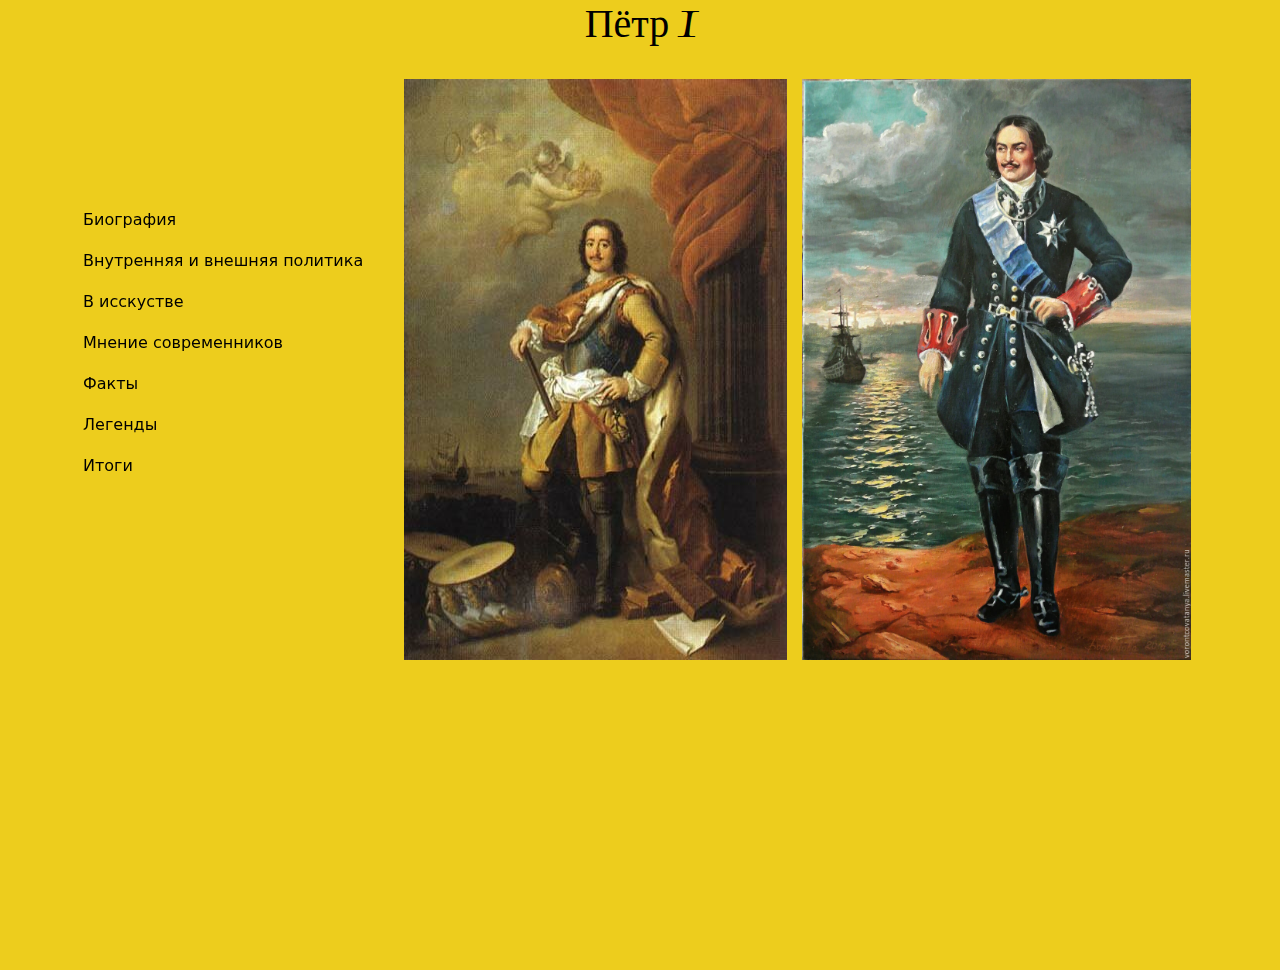
<file: index.html>
<!DOCTYPE html>
<html lang="ru">

<head>
    <meta charset="UTF-8">
    <meta http-equiv="X-UA-Compatible" content="IE=edge">
    <meta name="viewport" content="width=device-width, initial-scale=1.0">
    <title>Пётр I</title>
    <!-- CSS only -->
    <link rel="stylesheet" href="css/bootstrap.min.css">
    <!-- Linking google fonts -->
    <link rel="preconnect" href="https://fonts.googleapis.com">
    <link rel="preconnect" href="https://fonts.gstatic.com" crossorigin>
    <link href="https://fonts.googleapis.com/css2?family=Tapestry&display=swap" rel="stylesheet">

    <!-- Linking custom styles for the page -->
    <link rel="stylesheet" href="css/main_styling.css">
</head>

<body>
    <div class="container">
        <center>
            <h1 style="font-family: 'Tapestry', cursive;"><a href="index.html">Пётр I</a></h1>
        </center>
        <table class="menu" id="menu">
            <tr class="menu_row">
                <td>
                    <a href="biography.html">Биография</a>
                </td>
            </tr>
            <tr class="menu_row">
                <td>
                    <a href="politics.html">Внутренняя и внешняя политика</a>
                </td>
            </tr>
            <tr class="menu_row">
                <td>
                    <a href="in_art.html">В исскустве</a>
                </td>
            </tr>
            <tr class="menu_row">
                <td>
                    <a href="opinion.html">Мнение современников</a>
                </td>
                <tr class="menu_row">
                    <td>
                        <a href="facts.html">Факты</a>
                    </td>
                </tr>
                <tr class="menu_row">
                    <td>
                        <a href="legends.html">Легенды</a>
                    </td>
                </tr>
                <tr class="menu_row">
                    <td>
                        <a href="summary.html">Итоги</a>
                    </td>
                </tr>
        </table>

        <div class="content">
            <div class="menu_icon" onclick="openMenu()">
                <svg xmlns="http://www.w3.org/2000/svg" width="26" height="26" fill="currentColor" class="bi bi-list" viewBox="0 0 16 16">
                    <path fill-rule="evenodd" d="M2.5 12a.5.5 0 0 1 .5-.5h10a.5.5 0 0 1 0 1H3a.5.5 0 0 1-.5-.5zm0-4a.5.5 0 0 1 .5-.5h10a.5.5 0 0 1 0 1H3a.5.5 0 0 1-.5-.5zm0-4a.5.5 0 0 1 .5-.5h10a.5.5 0 0 1 0 1H3a.5.5 0 0 1-.5-.5z"/>
                </svg>
            </div>
            <div class="pics">
                <img src="imgs/Petr_I_1.jpg" alt="Картинка не загрузилась :(" class="image">
                <img src="imgs/Petr_I_2.jpg" alt="Картинка не загрузилась :(" class="image">
            </div>
        </div>
    </div>

    <script src="js/main_js.js"></script>
</body>

</html>
</file>
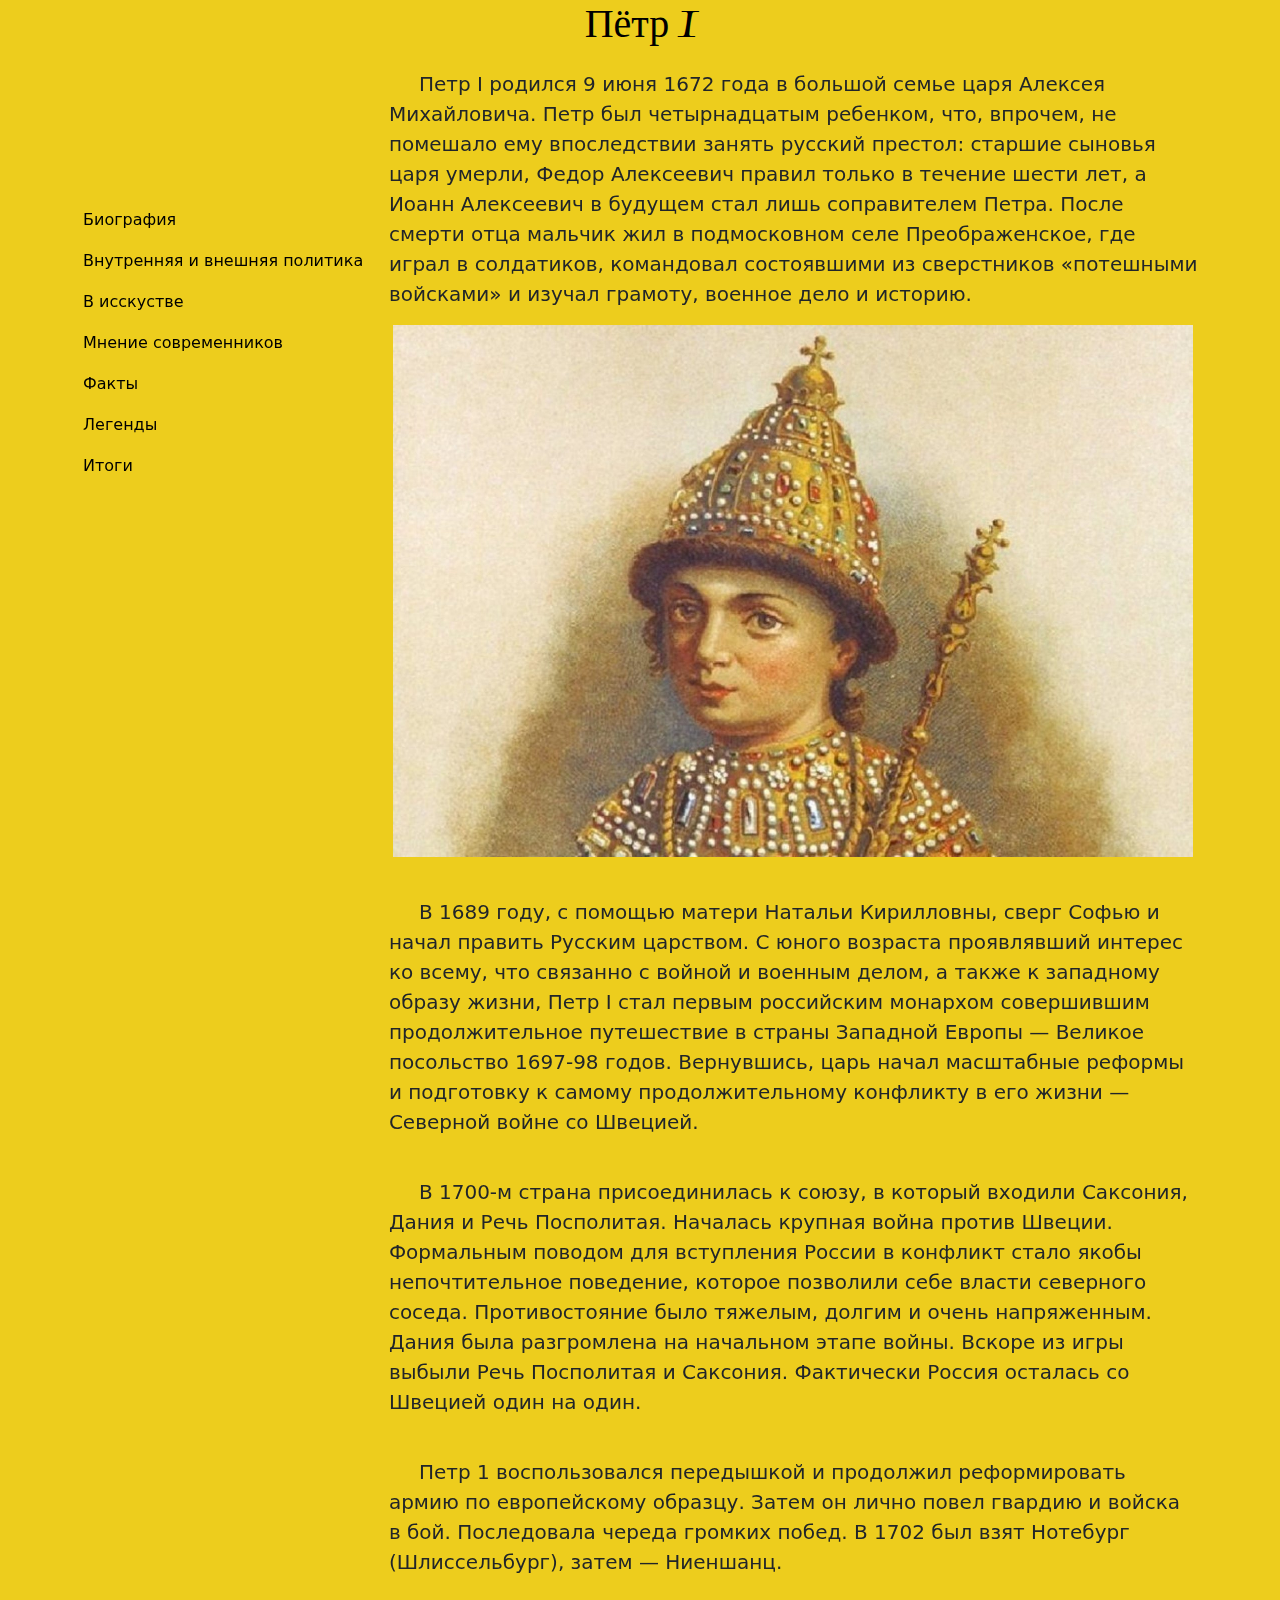
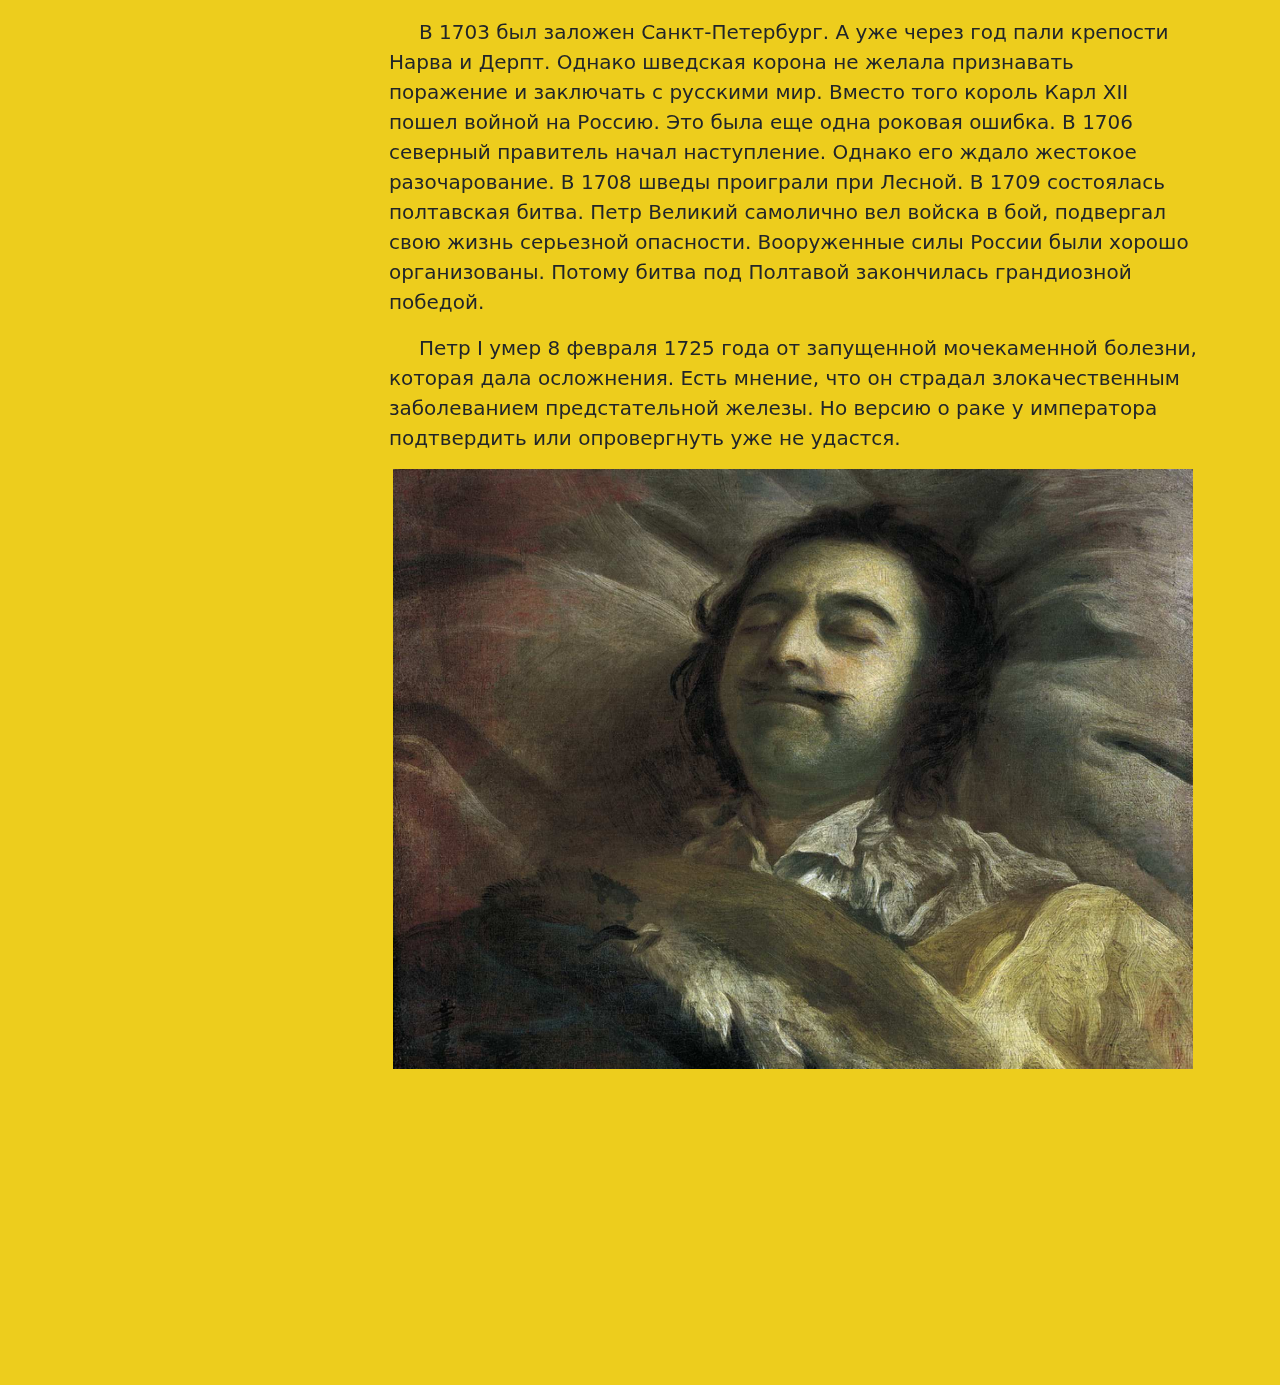
<file: biography.html>
<!DOCTYPE html>
<html lang="ru">

<head>
    <meta charset="UTF-8">
    <meta http-equiv="X-UA-Compatible" content="IE=edge">
    <meta name="viewport" content="width=device-width, initial-scale=1.0">

    <title>Пётр I</title>
    <!-- CSS only -->
    <link rel="stylesheet" href="css/bootstrap.min.css">
    <!-- Linking google fonts -->
    <link rel="preconnect" href="https://fonts.googleapis.com">
    <link rel="preconnect" href="https://fonts.gstatic.com" crossorigin>
    <link href="https://fonts.googleapis.com/css2?family=Tapestry&display=swap" rel="stylesheet">

    <!-- Linking custom styles for the page -->
    <link rel="stylesheet" href="css/main_styling.css">
</head>

<body>
    <div class="container">
        <h1 style="font-family: 'Tapestry', cursive;" class="d-flex justify-content-center"><a href="index.html">Пётр I</a></h1>
        <!-- left side menu -->
        <div class="">
            <table class="menu" id="menu">
                <tr class="menu_row">
                    <td>
                        <a href="biography.html">Биография</a>
                    </td>
                </tr>
                <tr class="menu_row">
                    <td>
                        <a href="politics.html">Внутренняя и внешняя политика</a>
                    </td>
                </tr>
                <tr class="menu_row">
                    <td>
                        <a href="in_art.html">В исскустве</a>
                    </td>
                </tr>
                <tr class="menu_row">
                    <td>
                        <a href="opinion.html">Мнение современников</a>
                    </td>
                    <tr class="menu_row">
                        <td>
                            <a href="facts.html">Факты</a>
                        </td>
                    </tr>
                    <tr class="menu_row">
                        <td>
                            <a href="legends.html">Легенды</a>
                        </td>
                    </tr>
                    <tr class="menu_row">
                        <td>
                            <a href="summary.html">Итоги</a>
                        </td>
                    </tr>
            </table>

            <div class="content">
                <div class="menu_icon" onclick="openMenu()">
                    <svg xmlns="http://www.w3.org/2000/svg" width="26" height="26" fill="currentColor" class="bi bi-list" viewBox="0 0 16 16">
                        <path fill-rule="evenodd" d="M2.5 12a.5.5 0 0 1 .5-.5h10a.5.5 0 0 1 0 1H3a.5.5 0 0 1-.5-.5zm0-4a.5.5 0 0 1 .5-.5h10a.5.5 0 0 1 0 1H3a.5.5 0 0 1-.5-.5zm0-4a.5.5 0 0 1 .5-.5h10a.5.5 0 0 1 0 1H3a.5.5 0 0 1-.5-.5z"/>
                    </svg>
                </div>
                <p class="info">
                    Петр I родился 9 июня 1672 года в большой семье царя Алексея Михайловича. Петр был четырнадцатым ребенком, что, впрочем, не помешало ему впоследствии занять русский престол: старшие сыновья царя умерли, Федор Алексеевич правил только в течение шести лет,
                    а Иоанн Алексеевич в будущем стал лишь соправителем Петра. После смерти отца мальчик жил в подмосковном селе Преображенское, где играл в солдатиков, командовал состоявшими из сверстников «потешными войсками» и изучал грамоту, военное
                    дело и историю.
                    <center><img class="img-fluid" src="imgs/little_Petr_1.jpg" width=800px height=600px></center>
                </p>
                <br>
                <p class="info">
                    В 1689 году, с помощью матери Натальи Кирилловны, сверг Софью и начал править Русским царством. С юного возраста проявлявший интерес ко всему, что связанно с войной и военным делом, а также к западному образу жизни, Петр I стал первым российским монархом
                    совершившим продолжительное путешествие в страны Западной Европы — Великое посольство 1697-98 годов. Вернувшись, царь начал масштабные реформы и подготовку к самому продолжительному конфликту в его жизни — Северной войне со Швецией.
                </p>
                <br>
                <p class="info">
                    В 1700-м страна присоединилась к союзу, в который входили Саксония, Дания и Речь Посполитая. Началась крупная война против Швеции. Формальным поводом для вступления России в конфликт стало якобы непочтительное поведение, которое позволили себе власти
                    северного соседа. Противостояние было тяжелым, долгим и очень напряженным. Дания была разгромлена на начальном этапе войны. Вскоре из игры выбыли Речь Посполитая и Саксония. Фактически Россия осталась со Швецией один на один.
                </p>
                <br>
                <p class="info">
                    Петр 1 воспользовался передышкой и продолжил реформировать армию по европейскому образцу. Затем он лично повел гвардию и войска в бой. Последовала череда громких побед. В 1702 был взят Нотебург (Шлиссельбург), затем — Ниеншанц.
                </p>
                <br>
                <p class="info">
                    В 1703 был заложен Санкт-Петербург. А уже через год пали крепости Нарва и Дерпт. Однако шведская корона не желала признавать поражение и заключать с русскими мир. Вместо того король Карл XII пошел войной на Россию. Это была еще одна роковая ошибка. В
                    1706 северный правитель начал наступление. Однако его ждало жестокое разочарование. В 1708 шведы проиграли при Лесной. В 1709 состоялась полтавская битва. Петр Великий самолично вел войска в бой, подвергал свою жизнь серьезной опасности.
                    Вооруженные силы России были хорошо организованы. Потому битва под Полтавой закончилась грандиозной победой.
                </p>
                <p class="info">
                    Петр I умер 8 февраля 1725 года от запущенной мочекаменной болезни, которая дала осложнения. Есть мнение, что он страдал злокачественным заболеванием предстательной железы. Но версию о раке у императора подтвердить или опровергнуть уже не удастся.
                    <br>
                    <center><img src="imgs/petr-death.jpg" width=800px height=600px></center>
                </p>
            </div>
        </div>
    </div>

    <script src="js/main_js.js"></script>
</body>

</html>
</file>
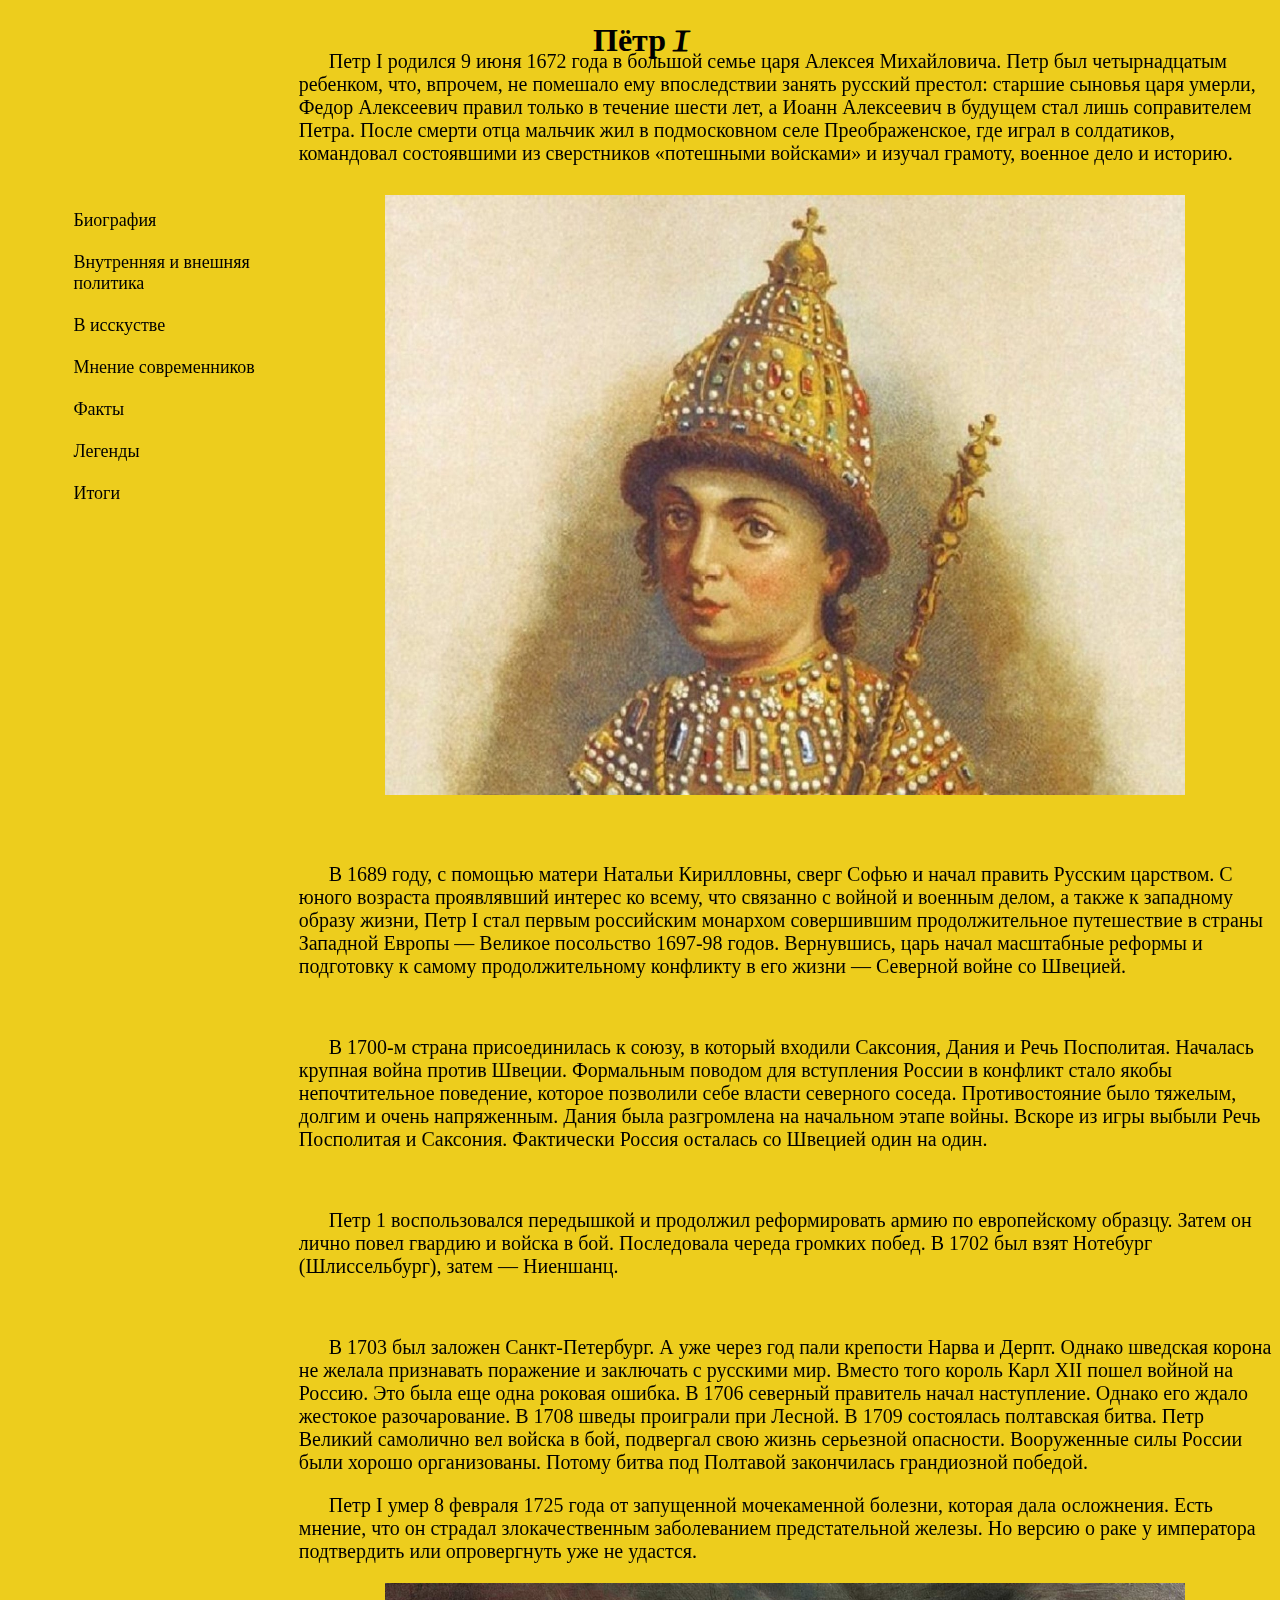
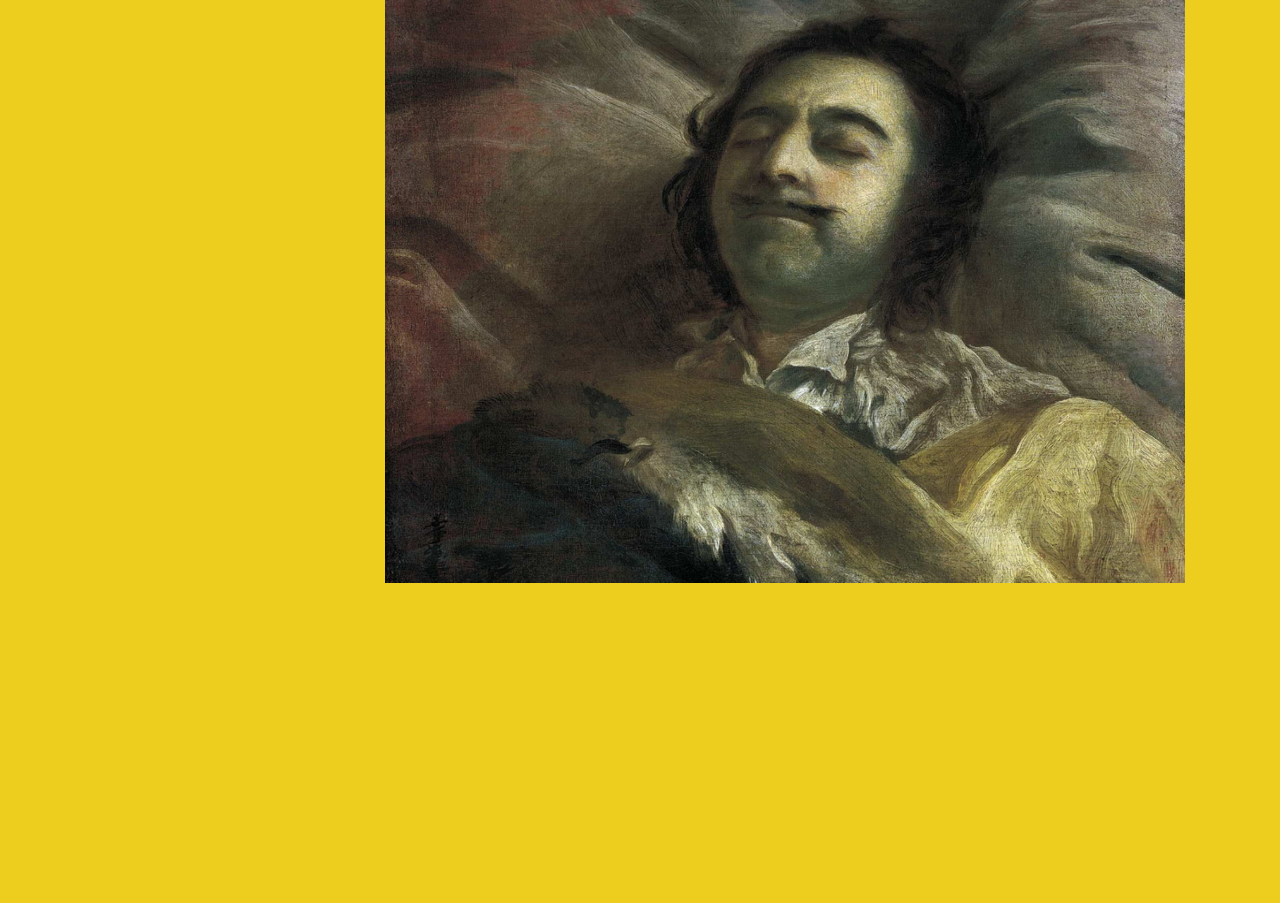
<file: biography_test copy.html>
<!DOCTYPE html>
<html lang="ru">

<head>
    <meta charset="UTF-8">
    <meta http-equiv="X-UA-Compatible" content="IE=edge">
    <meta name="viewport" content="width=device-width, initial-scale=1.0">

    <title>Пётр I</title>
    <!-- CSS only -->
    <link href="https://cdn.jsdelivr.net/npm/bootstrap@5.2.3/dist/css/bootstrap.min.css" rel="stylesheet" integrity="sha384-rbsA2VBKQhggwzxH7pPCaAqO46MgnOM80zW1RWuH61DGLwZJEdK2Kadq2F9CUG65" crossorigin="anonymous">
    <!-- Linking google fonts -->
    <link rel="preconnect" href="https://fonts.googleapis.com">
    <link rel="preconnect" href="https://fonts.gstatic.com" crossorigin>
    <link href="https://fonts.googleapis.com/css2?family=Tapestry&display=swap" rel="stylesheet">

    <!-- Writing custom styles for the page -->
    <style>
        .menu_row>td {
            padding-bottom: 1em;
            font-size: large;
        }
        
        body {
            background-color: #EDCD1D;
        }
        
        a {
            color: black;
            background-color: transparent;
            text-decoration: none;
        }
        
        .info {
            text-indent: 30px;
            font-size: 20px;
        }
        
        .menu {
            position: sticky;
            margin-top: -70px;
            top: 23%;
            left: 5.5%;
        }
        
        .content {
            position: relative;
            padding-left: 23%;
            top: -300px
        }
        
        .image {
            padding-top: 10px;
            padding-bottom: 10px;
        }
    </style>
</head>

<body>
    <div class="container">
        <center>
            <h1 style="font-family: 'Tapestry', cursive;"><a href="index.html">Пётр I</a></h1>
        </center>
        <!-- left side menu -->
        <table width="200px" class="menu">
            <tr class="menu_row">
                <td>
                    <a href="biography.html">Биография</a>
                </td>
            </tr>
            <tr class="menu_row">
                <td>
                    <a href="politics.html">Внутренняя и внешняя политика</a>
                </td>
            </tr>
            <tr class="menu_row">
                <td>
                    <a href="in_art.html">В исскустве</a>
                </td>
            </tr>
            <tr class="menu_row">
                <td>
                    <a href="opinion.html">Мнение современников</a>
                </td>
                <tr class="menu_row">
                    <td>
                        <a href="facts.html">Факты</a>
                    </td>
                </tr>
                <tr class="menu_row">
                    <td>
                        <a href="legends.html">Легенды</a>
                    </td>
                </tr>
                <tr class="menu_row">
                    <td>
                        <a href="summary.html">Итоги</a>
                    </td>
                </tr>
        </table>

        <div class="content">
            <p class="info">
                Петр I родился 9 июня 1672 года в большой семье царя Алексея Михайловича. Петр был четырнадцатым ребенком, что, впрочем, не помешало ему впоследствии занять русский престол: старшие сыновья царя умерли, Федор Алексеевич правил только в течение шести лет,
                а Иоанн Алексеевич в будущем стал лишь соправителем Петра. После смерти отца мальчик жил в подмосковном селе Преображенское, где играл в солдатиков, командовал состоявшими из сверстников «потешными войсками» и изучал грамоту, военное дело
                и историю.
                <center><img class="image" src="imgs/little_Petr_1.jpg" width=800px height=600px></center>
            </p>
            <br>
            <p class="info">
                В 1689 году, с помощью матери Натальи Кирилловны, сверг Софью и начал править Русским царством. С юного возраста проявлявший интерес ко всему, что связанно с войной и военным делом, а также к западному образу жизни, Петр I стал первым российским монархом
                совершившим продолжительное путешествие в страны Западной Европы — Великое посольство 1697-98 годов. Вернувшись, царь начал масштабные реформы и подготовку к самому продолжительному конфликту в его жизни — Северной войне со Швецией.
            </p>
            <br>
            <p class="info">
                В 1700-м страна присоединилась к союзу, в который входили Саксония, Дания и Речь Посполитая. Началась крупная война против Швеции. Формальным поводом для вступления России в конфликт стало якобы непочтительное поведение, которое позволили себе власти
                северного соседа. Противостояние было тяжелым, долгим и очень напряженным. Дания была разгромлена на начальном этапе войны. Вскоре из игры выбыли Речь Посполитая и Саксония. Фактически Россия осталась со Швецией один на один.
            </p>
            <br>
            <p class="info">
                Петр 1 воспользовался передышкой и продолжил реформировать армию по европейскому образцу. Затем он лично повел гвардию и войска в бой. Последовала череда громких побед. В 1702 был взят Нотебург (Шлиссельбург), затем — Ниеншанц.
            </p>
            <br>
            <p class="info">
                В 1703 был заложен Санкт-Петербург. А уже через год пали крепости Нарва и Дерпт. Однако шведская корона не желала признавать поражение и заключать с русскими мир. Вместо того король Карл XII пошел войной на Россию. Это была еще одна роковая ошибка. В
                1706 северный правитель начал наступление. Однако его ждало жестокое разочарование. В 1708 шведы проиграли при Лесной. В 1709 состоялась полтавская битва. Петр Великий самолично вел войска в бой, подвергал свою жизнь серьезной опасности.
                Вооруженные силы России были хорошо организованы. Потому битва под Полтавой закончилась грандиозной победой.
            </p>
            <p class="info">
                Петр I умер 8 февраля 1725 года от запущенной мочекаменной болезни, которая дала осложнения. Есть мнение, что он страдал злокачественным заболеванием предстательной железы. Но версию о раке у императора подтвердить или опровергнуть уже не удастся.
                <br>
                <center><img src="imgs/petr-death.jpg" width=800px height=600px></center>
            </p>
        </div>

    </div>
</body>

</html>
</file>
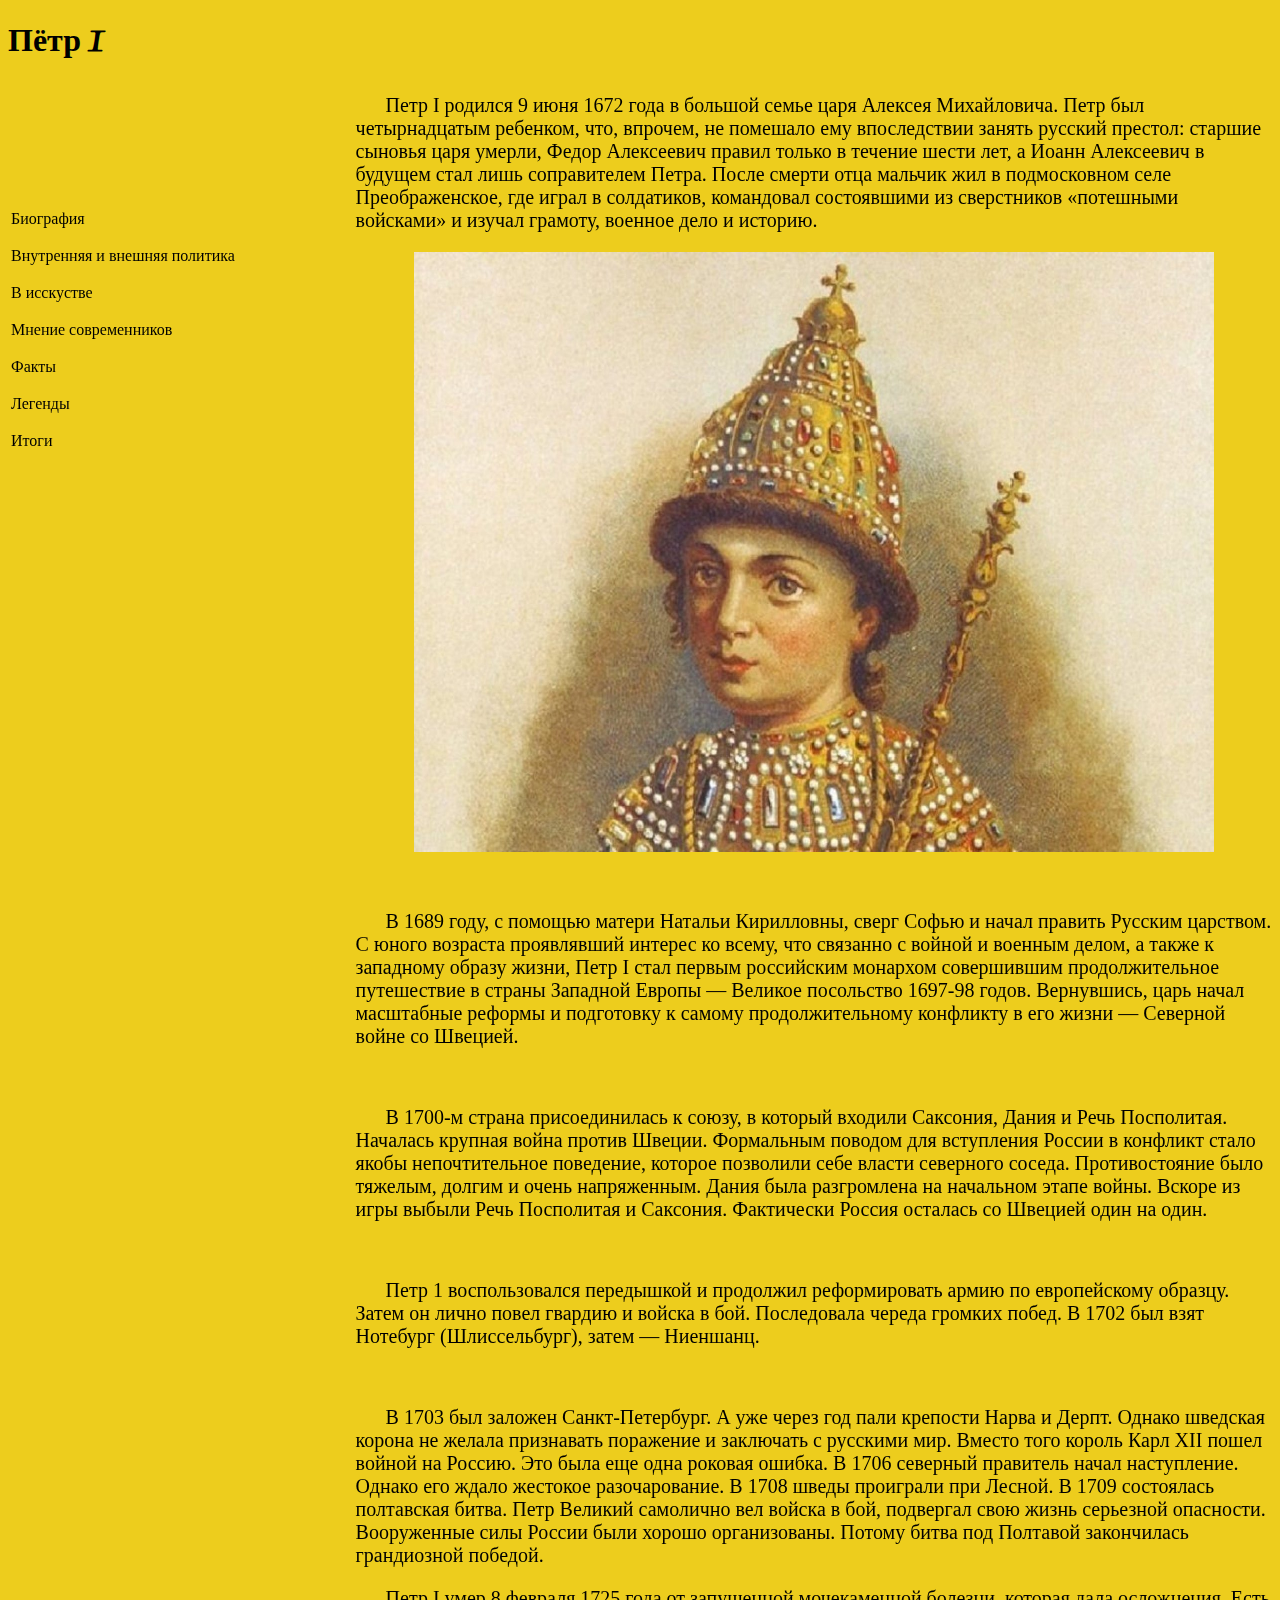
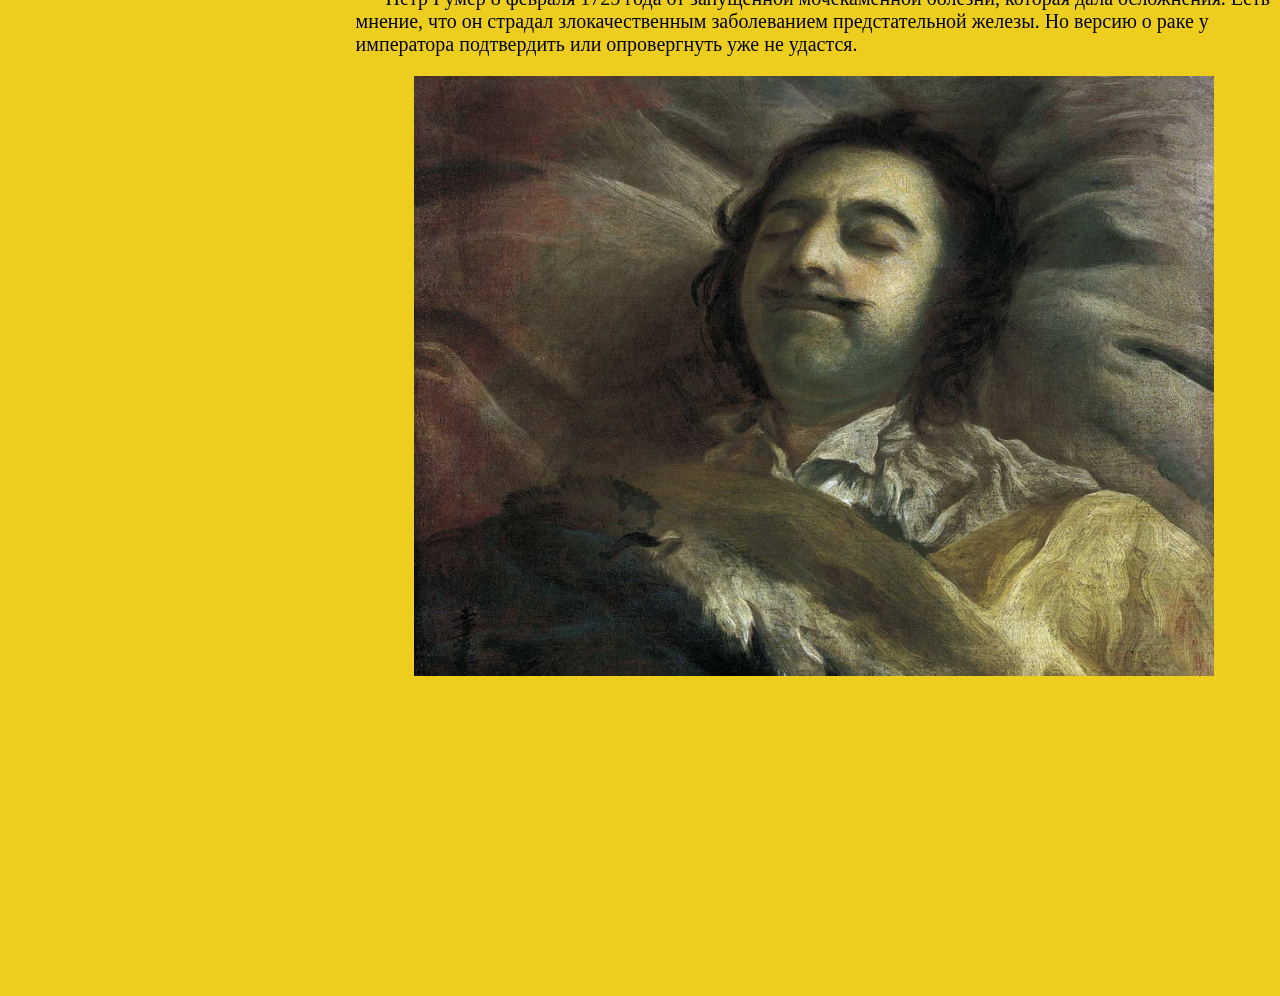
<file: biography_test.html>
<!DOCTYPE html>
<html lang="ru">

<head>
    <meta charset="UTF-8">
    <meta http-equiv="X-UA-Compatible" content="IE=edge">
    <meta name="viewport" content="width=device-width, initial-scale=1.0">

    <title>Пётр I</title>
    <!-- CSS only -->
    <link href="https://cdn.jsdelivr.net/npm/bootstrap@5.2.3/dist/css/bootstrap.min.css" rel="stylesheet" integrity="sha384-rbsA2VBKQhggwzxH7pPCaAqO46MgnOM80zW1RWuH61DGLwZJEdK2Kadq2F9CUG65" crossorigin="anonymous">
    <!-- Linking google fonts -->
    <link rel="preconnect" href="https://fonts.googleapis.com">
    <link rel="preconnect" href="https://fonts.gstatic.com" crossorigin>
    <link href="https://fonts.googleapis.com/css2?family=Tapestry&display=swap" rel="stylesheet">

    <!-- Linking custom styles for the page -->
    <link rel="stylesheet" href="css/main_styling.css">
</head>

<body>
    <div class="container">
        <h1 style="font-family: 'Tapestry', cursive;" class="d-flex justify-content-center"><a href="index.html">Пётр I</a></h1>
        <!-- left side menu -->
        <div class="">
            <table class="menu" id="menu">
                <tr class="menu_row">
                    <td>
                        <a href="biography.html">Биография</a>
                    </td>
                </tr>
                <tr class="menu_row">
                    <td>
                        <a href="politics.html">Внутренняя и внешняя политика</a>
                    </td>
                </tr>
                <tr class="menu_row">
                    <td>
                        <a href="in_art.html">В исскустве</a>
                    </td>
                </tr>
                <tr class="menu_row">
                    <td>
                        <a href="opinion.html">Мнение современников</a>
                    </td>
                    <tr class="menu_row">
                        <td>
                            <a href="facts.html">Факты</a>
                        </td>
                    </tr>
                    <tr class="menu_row">
                        <td>
                            <a href="legends.html">Легенды</a>
                        </td>
                    </tr>
                    <tr class="menu_row">
                        <td>
                            <a href="summary.html">Итоги</a>
                        </td>
                    </tr>
            </table>

            <div class="content">
                <div class="menu_icon" onclick="openMenu()">
                    <svg xmlns="http://www.w3.org/2000/svg" width="26" height="26" fill="currentColor" class="bi bi-list" viewBox="0 0 16 16">
                        <path fill-rule="evenodd" d="M2.5 12a.5.5 0 0 1 .5-.5h10a.5.5 0 0 1 0 1H3a.5.5 0 0 1-.5-.5zm0-4a.5.5 0 0 1 .5-.5h10a.5.5 0 0 1 0 1H3a.5.5 0 0 1-.5-.5zm0-4a.5.5 0 0 1 .5-.5h10a.5.5 0 0 1 0 1H3a.5.5 0 0 1-.5-.5z"/>
                    </svg>
                </div>
                <p class="info">
                    Петр I родился 9 июня 1672 года в большой семье царя Алексея Михайловича. Петр был четырнадцатым ребенком, что, впрочем, не помешало ему впоследствии занять русский престол: старшие сыновья царя умерли, Федор Алексеевич правил только в течение шести лет,
                    а Иоанн Алексеевич в будущем стал лишь соправителем Петра. После смерти отца мальчик жил в подмосковном селе Преображенское, где играл в солдатиков, командовал состоявшими из сверстников «потешными войсками» и изучал грамоту, военное
                    дело и историю.
                    <center><img class="img-fluid" src="imgs/little_Petr_1.jpg" width=800px height=600px></center>
                </p>
                <br>
                <p class="info">
                    В 1689 году, с помощью матери Натальи Кирилловны, сверг Софью и начал править Русским царством. С юного возраста проявлявший интерес ко всему, что связанно с войной и военным делом, а также к западному образу жизни, Петр I стал первым российским монархом
                    совершившим продолжительное путешествие в страны Западной Европы — Великое посольство 1697-98 годов. Вернувшись, царь начал масштабные реформы и подготовку к самому продолжительному конфликту в его жизни — Северной войне со Швецией.
                </p>
                <br>
                <p class="info">
                    В 1700-м страна присоединилась к союзу, в который входили Саксония, Дания и Речь Посполитая. Началась крупная война против Швеции. Формальным поводом для вступления России в конфликт стало якобы непочтительное поведение, которое позволили себе власти
                    северного соседа. Противостояние было тяжелым, долгим и очень напряженным. Дания была разгромлена на начальном этапе войны. Вскоре из игры выбыли Речь Посполитая и Саксония. Фактически Россия осталась со Швецией один на один.
                </p>
                <br>
                <p class="info">
                    Петр 1 воспользовался передышкой и продолжил реформировать армию по европейскому образцу. Затем он лично повел гвардию и войска в бой. Последовала череда громких побед. В 1702 был взят Нотебург (Шлиссельбург), затем — Ниеншанц.
                </p>
                <br>
                <p class="info">
                    В 1703 был заложен Санкт-Петербург. А уже через год пали крепости Нарва и Дерпт. Однако шведская корона не желала признавать поражение и заключать с русскими мир. Вместо того король Карл XII пошел войной на Россию. Это была еще одна роковая ошибка. В
                    1706 северный правитель начал наступление. Однако его ждало жестокое разочарование. В 1708 шведы проиграли при Лесной. В 1709 состоялась полтавская битва. Петр Великий самолично вел войска в бой, подвергал свою жизнь серьезной опасности.
                    Вооруженные силы России были хорошо организованы. Потому битва под Полтавой закончилась грандиозной победой.
                </p>
                <p class="info">
                    Петр I умер 8 февраля 1725 года от запущенной мочекаменной болезни, которая дала осложнения. Есть мнение, что он страдал злокачественным заболеванием предстательной железы. Но версию о раке у императора подтвердить или опровергнуть уже не удастся.
                    <br>
                    <center><img src="imgs/petr-death.jpg" width=800px height=600px></center>
                </p>
            </div>
        </div>
    </div>

    <script src="js/main_js.js"></script>
</body>

</html>
</file>
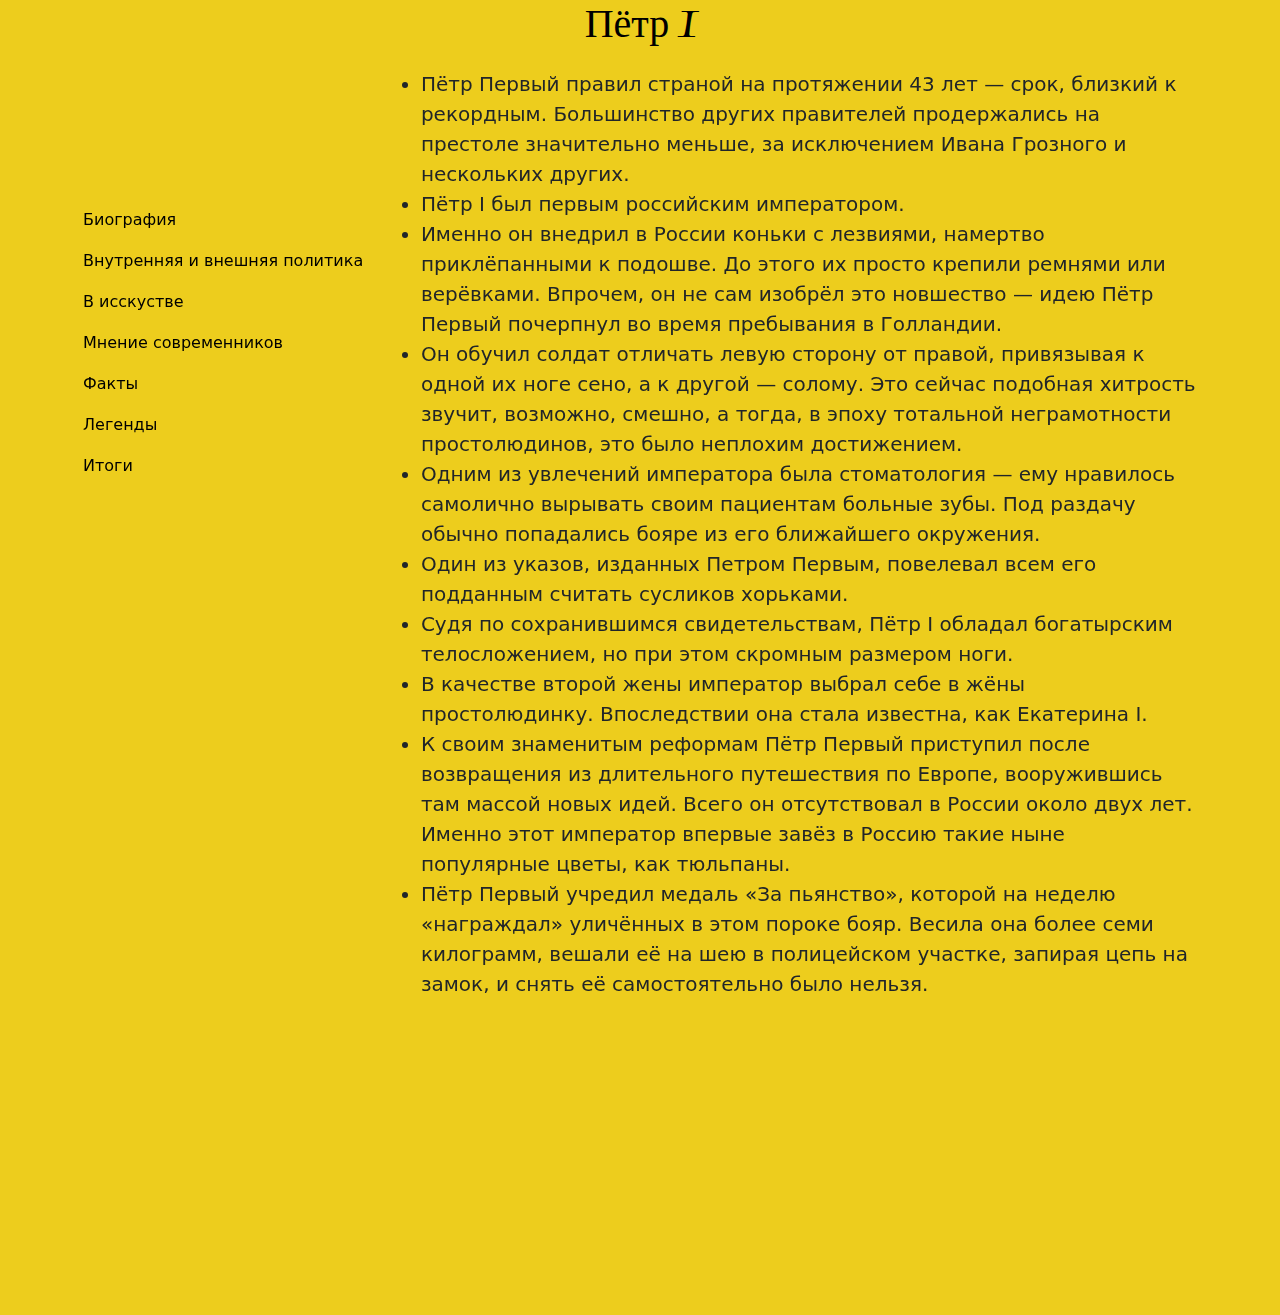
<file: facts.html>
<!DOCTYPE html>
<html lang="ru">

<head>
    <meta charset="UTF-8">
    <meta http-equiv="X-UA-Compatible" content="IE=edge">
    <meta name="viewport" content="width=device-width, initial-scale=1.0">

    <title>Пётр I</title>
    <!-- CSS only -->
    <link rel="stylesheet" href="css/bootstrap.min.css">
    <!-- Linking google fonts -->
    <link rel="preconnect" href="https://fonts.googleapis.com">
    <link rel="preconnect" href="https://fonts.gstatic.com" crossorigin>
    <link href="https://fonts.googleapis.com/css2?family=Tapestry&display=swap" rel="stylesheet">

    <!-- Linking custom styles for the page -->
    <link rel="stylesheet" href="css/main_styling.css">
</head>

<body>
    <div class="container">
        <h1 style="font-family: 'Tapestry', cursive;" class="d-flex justify-content-center"><a href="index.html">Пётр I</a></h1>
        <!-- left side menu -->
        <table class="menu" id="menu">
            <tr class="menu_row">
                <td>
                    <a href="biography.html">Биография</a>
                </td>
            </tr>
            <tr class="menu_row">
                <td>
                    <a href="politics.html">Внутренняя и внешняя политика</a>
                </td>
            </tr>
            <tr class="menu_row">
                <td>
                    <a href="in_art.html">В исскустве</a>
                </td>
            </tr>
            <tr class="menu_row">
                <td>
                    <a href="opinion.html">Мнение современников</a>
                </td>
                <tr class="menu_row">
                    <td>
                        <a href="facts.html">Факты</a>
                    </td>
                </tr>
                <tr class="menu_row">
                    <td>
                        <a href="legends.html">Легенды</a>
                    </td>
                </tr>
                <tr class="menu_row">
                    <td>
                        <a href="summary.html">Итоги</a>
                    </td>
                </tr>
        </table>

        <div class="content">
            <div class="menu_icon" onclick="openMenu()">
                <svg xmlns="http://www.w3.org/2000/svg" width="26" height="26" fill="currentColor" class="bi bi-list" viewBox="0 0 16 16">
                    <path fill-rule="evenodd" d="M2.5 12a.5.5 0 0 1 .5-.5h10a.5.5 0 0 1 0 1H3a.5.5 0 0 1-.5-.5zm0-4a.5.5 0 0 1 .5-.5h10a.5.5 0 0 1 0 1H3a.5.5 0 0 1-.5-.5zm0-4a.5.5 0 0 1 .5-.5h10a.5.5 0 0 1 0 1H3a.5.5 0 0 1-.5-.5z"/>
                </svg>
            </div>
            <div class="info_no_indent">
                <ul>
                    <li>Пётр Первый правил страной на протяжении 43 лет — срок, близкий к рекордным. Большинство других правителей продержались на престоле значительно меньше, за исключением Ивана Грозного и нескольких других.</li>
                    <li>Пётр I был первым российским императором.</li>
                    <li>Именно он внедрил в России коньки с лезвиями, намертво приклёпанными к подошве. До этого их просто крепили ремнями или верёвками. Впрочем, он не сам изобрёл это новшество — идею Пётр Первый почерпнул во время пребывания в Голландии.</li>
                    <li>Он обучил солдат отличать левую сторону от правой, привязывая к одной их ноге сено, а к другой — солому. Это сейчас подобная хитрость звучит, возможно, смешно, а тогда, в эпоху тотальной неграмотности простолюдинов, это было неплохим
                        достижением.
                    </li>
                    <li>Одним из увлечений императора была стоматология — ему нравилось самолично вырывать своим пациентам больные зубы. Под раздачу обычно попадались бояре из его ближайшего окружения.</li>
                    <li>Один из указов, изданных Петром Первым, повелевал всем его подданным считать сусликов хорьками.</li>
                    <li>Судя по сохранившимся свидетельствам, Пётр I обладал богатырским телосложением, но при этом скромным размером ноги.</li>
                    <li>В качестве второй жены император выбрал себе в жёны простолюдинку. Впоследствии она стала известна, как Екатерина I.</li>
                    <li>К своим знаменитым реформам Пётр Первый приступил после возвращения из длительного путешествия по Европе, вооружившись там массой новых идей. Всего он отсутствовал в России около двух лет.</li>
                    Именно этот император впервые завёз в Россию такие ныне популярные цветы, как тюльпаны.
                    <li>Пётр Первый учредил медаль «За пьянство», которой на неделю «награждал» уличённых в этом пороке бояр. Весила она более семи килограмм, вешали её на шею в полицейском участке, запирая цепь на замок, и снять её самостоятельно было нельзя.</li>
                </ul>
            </div>
        </div>
    </div>

    <script src="js/main_js.js"></script>
</body>

</html>
</file>
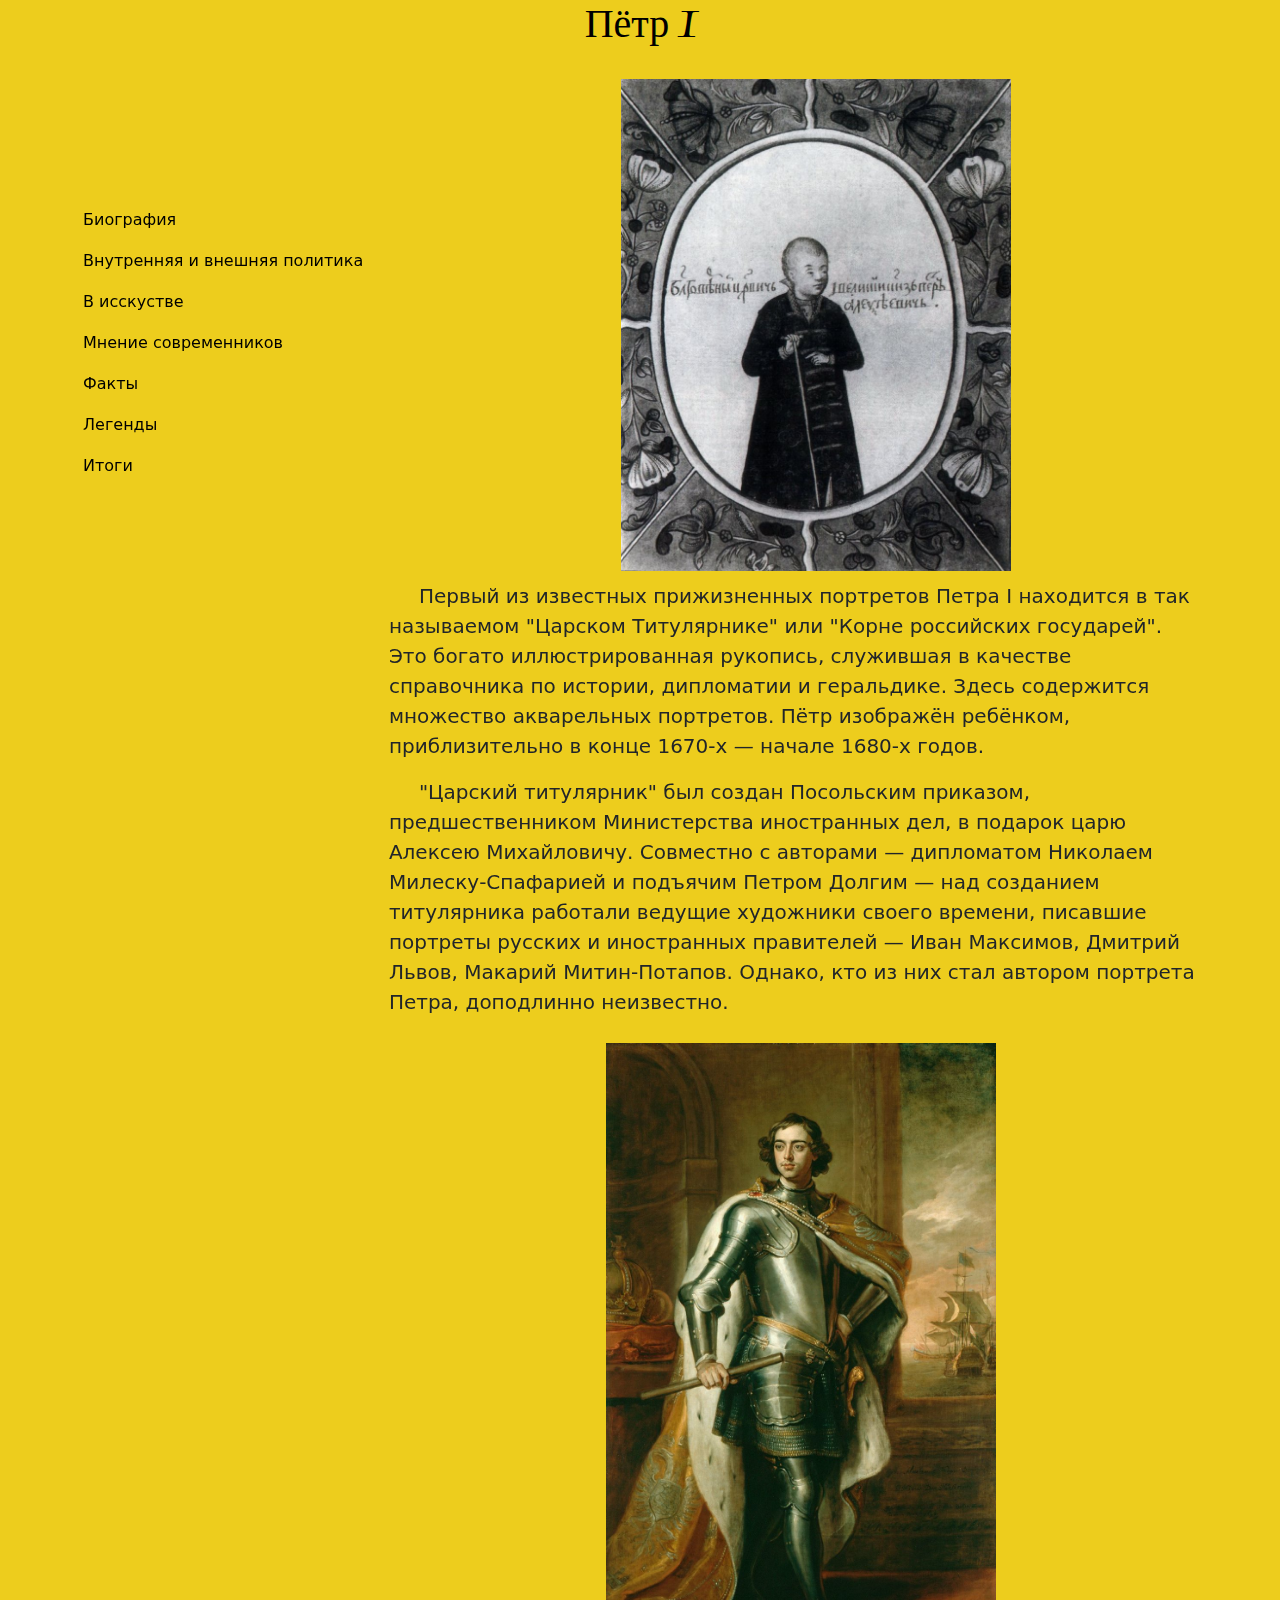
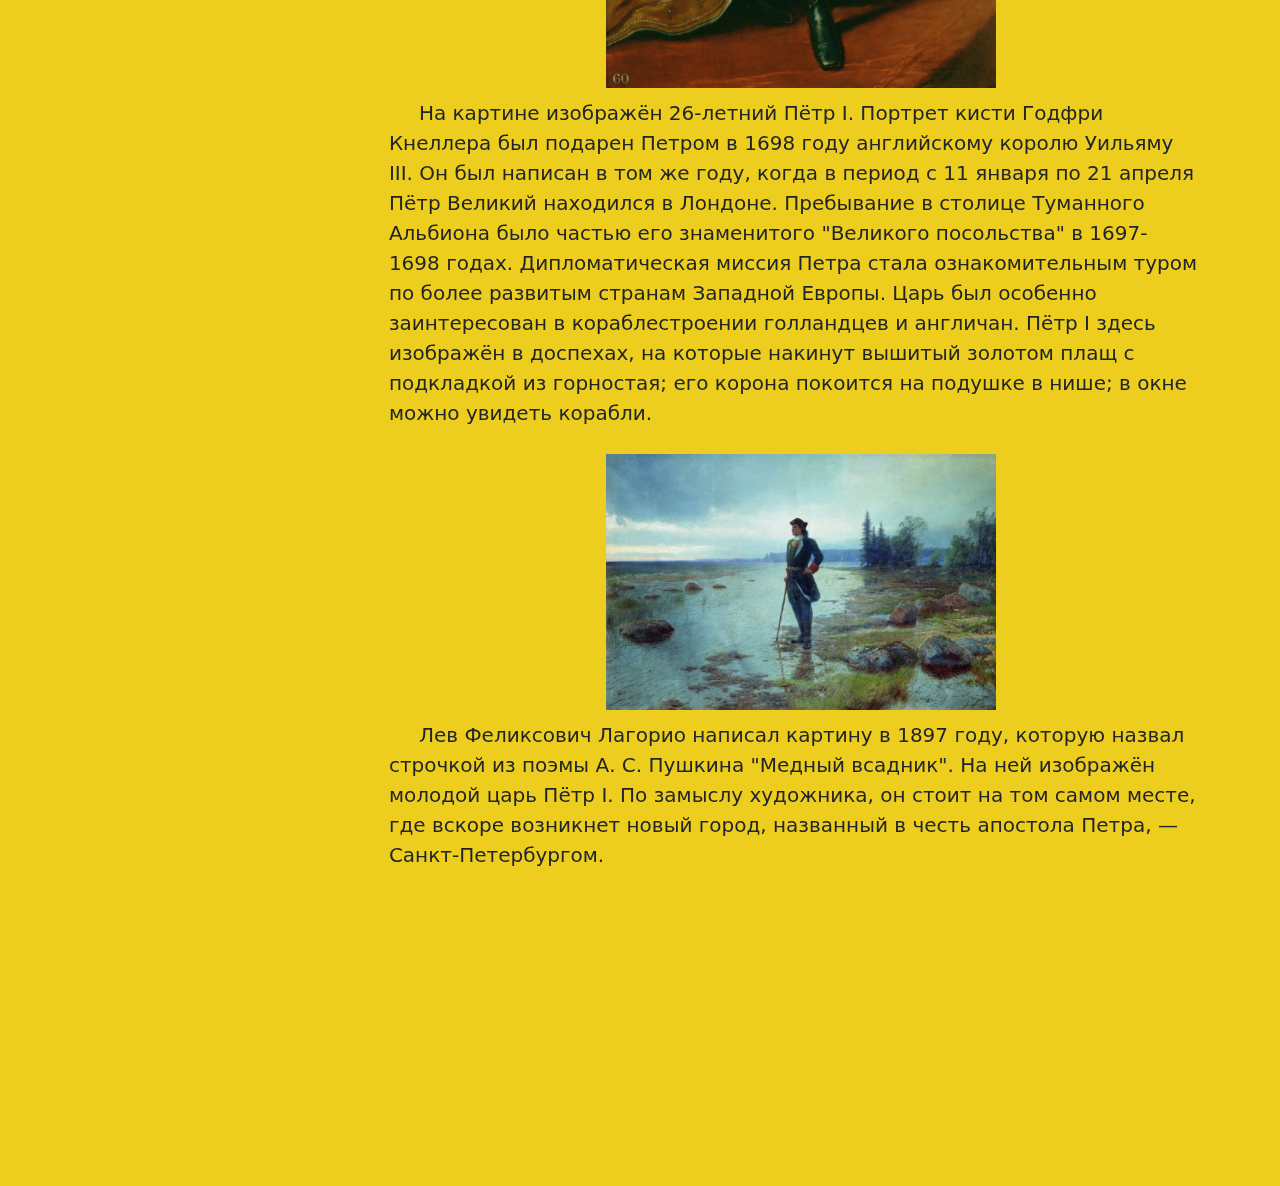
<file: in_art.html>
<!DOCTYPE html>
<html lang="ru">

<head>
    <meta charset="UTF-8">
    <meta http-equiv="X-UA-Compatible" content="IE=edge">
    <meta name="viewport" content="width=device-width, initial-scale=1.0">

    <title>Пётр I</title>
    <!-- CSS only -->
    <link rel="stylesheet" href="css/bootstrap.min.css">
    <!-- Linking google fonts -->
    <link rel="preconnect" href="https://fonts.googleapis.com">
    <link rel="preconnect" href="https://fonts.gstatic.com" crossorigin>
    <link href="https://fonts.googleapis.com/css2?family=Tapestry&display=swap" rel="stylesheet">

    <!-- Linking custom styles for the page -->
    <link rel="stylesheet" href="css/main_styling.css">
</head>

<body>
    <div class="container">
        <h1 style="font-family: 'Tapestry', cursive;" class="d-flex justify-content-center"><a href="index.html">Пётр I</a></h1>
        <!-- left side menu -->
        <table class="menu" id="menu">
            <tr class="menu_row">
                <td>
                    <a href="biography.html">Биография</a>
                </td>
            </tr>
            <tr class="menu_row">
                <td>
                    <a href="politics.html">Внутренняя и внешняя политика</a>
                </td>
            </tr>
            <tr class="menu_row">
                <td>
                    <a href="in_art.html">В исскустве</a>
                </td>
            </tr>
            <tr class="menu_row">
                <td>
                    <a href="opinion.html">Мнение современников</a>
                </td>
                <tr class="menu_row">
                    <td>
                        <a href="facts.html">Факты</a>
                    </td>
                </tr>
                <tr class="menu_row">
                    <td>
                        <a href="legends.html">Легенды</a>
                    </td>
                </tr>
                <tr class="menu_row">
                    <td>
                        <a href="summary.html">Итоги</a>
                    </td>
                </tr>
        </table>

        <div class="content">
            <div class="menu_icon" onclick="openMenu()">
                <svg xmlns="http://www.w3.org/2000/svg" width="26" height="26" fill="currentColor" class="bi bi-list" viewBox="0 0 16 16">
                    <path fill-rule="evenodd" d="M2.5 12a.5.5 0 0 1 .5-.5h10a.5.5 0 0 1 0 1H3a.5.5 0 0 1-.5-.5zm0-4a.5.5 0 0 1 .5-.5h10a.5.5 0 0 1 0 1H3a.5.5 0 0 1-.5-.5zm0-4a.5.5 0 0 1 .5-.5h10a.5.5 0 0 1 0 1H3a.5.5 0 0 1-.5-.5z"/>
                </svg>
            </div>
            <div class="info">
                <center><img src="imgs/pic_1.jpg" alt="Картинка не загрузилась :(" class="image"></center>
            </div>
            <p class="info">
                Первый из известных прижизненных портретов Петра I находится в так называемом "Царском Титулярнике" или "Корне российских государей". Это богато иллюстрированная рукопись, служившая в качестве справочника по истории, дипломатии и геральдике. Здесь содержится
                множество акварельных портретов. Пётр изображён ребёнком, приблизительно в конце 1670-х — начале 1680-х годов.
            </p>
            <p class="info">
                "Царский титулярник" был создан Посольским приказом, предшественником Министерства иностранных дел, в подарок царю Алексею Михайловичу. Совместно с авторами — дипломатом Николаем Милеску-Спафарией и подъячим Петром Долгим — над созданием титулярника работали
                ведущие художники своего времени, писавшие портреты русских и иностранных правителей — Иван Максимов, Дмитрий Львов, Макарий Митин-Потапов. Однако, кто из них стал автором портрета Петра, доподлинно неизвестно.</p>
            <center><img src="imgs/pic_2.jpg" alt="Картинка не загрузилась :(" class="image"></center>
            <p class="info">
                На картине изображён 26-летний Пётр I. Портрет кисти Годфри Кнеллера был подарен Петром в 1698 году английскому королю Уильяму III. Он был написан в том же году, когда в период с 11 января по 21 апреля Пётр Великий находился в Лондоне. Пребывание в столице
                Туманного Альбиона было частью его знаменитого "Великого посольства" в 1697-1698 годах. Дипломатическая миссия Петра стала ознакомительным туром по более развитым странам Западной Европы. Царь был особенно заинтересован в кораблестроении
                голландцев и англичан. Пётр I здесь изображён в доспехах, на которые накинут вышитый золотом плащ с подкладкой из горностая; его корона покоится на подушке в нише; в окне можно увидеть корабли.
            </p>
            <center><img src="imgs/pic_3.jpg" alt="Картинка не загрузилась :(" class="image"></center>
            <p class="info">Лев Феликсович Лагорио написал картину в 1897 году, которую назвал строчкой из поэмы А. С. Пушкина "Медный всадник". На ней изображён молодой царь Пётр I. По замыслу художника, он стоит на том самом месте, где вскоре возникнет новый город,
                названный в честь апостола Петра, — Санкт-Петербургом.</p>
        </div>
    </div>

    <script src="js/main_js.js"></script>
</body>

</html>
</file>
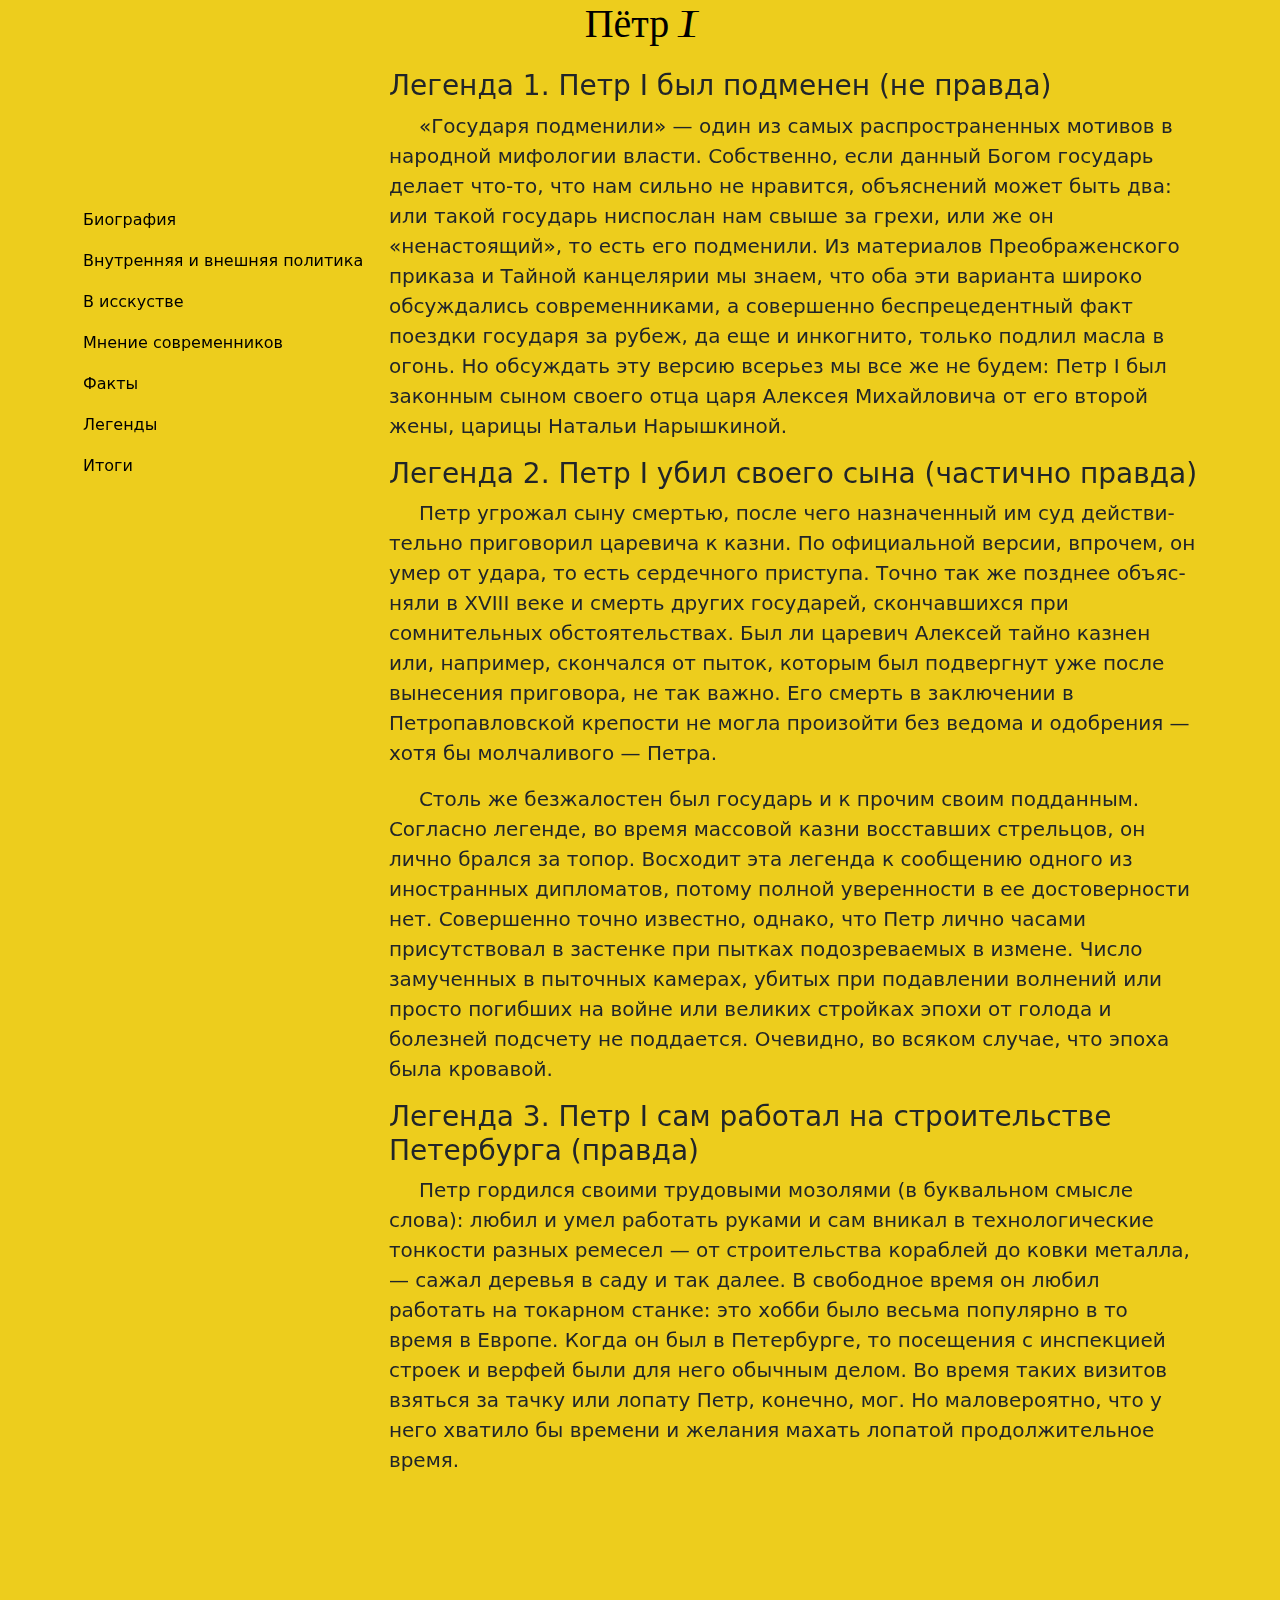
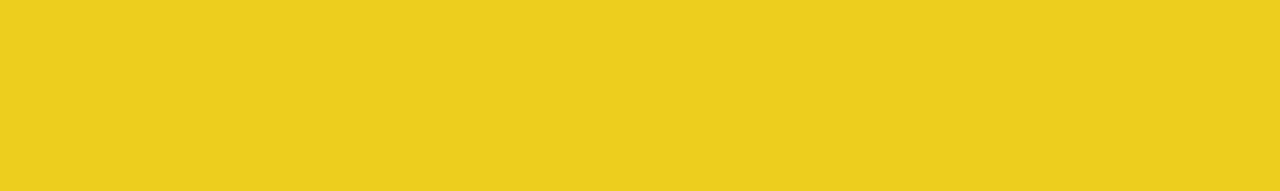
<file: legends.html>
<!DOCTYPE html>
<html lang="ru">

<head>
    <meta charset="UTF-8">
    <meta http-equiv="X-UA-Compatible" content="IE=edge">
    <meta name="viewport" content="width=device-width, initial-scale=1.0">

    <title>Пётр I</title>
    <!-- CSS only -->
    <link rel="stylesheet" href="css/bootstrap.min.css">
    <!-- Linking google fonts -->
    <link rel="preconnect" href="https://fonts.googleapis.com">
    <link rel="preconnect" href="https://fonts.gstatic.com" crossorigin>
    <link href="https://fonts.googleapis.com/css2?family=Tapestry&display=swap" rel="stylesheet">

    <!-- Linking custom styles for the page -->
    <link rel="stylesheet" href="css/main_styling.css">
</head>

<body>
    <div class="container">
        <h1 style="font-family: 'Tapestry', cursive;" class="d-flex justify-content-center"><a href="index.html">Пётр I</a></h1>
        <!-- left side menu -->
        <table class="menu" id="menu">
            <tr class="menu_row">
                <td>
                    <a href="biography.html">Биография</a>
                </td>
            </tr>
            <tr class="menu_row">
                <td>
                    <a href="politics.html">Внутренняя и внешняя политика</a>
                </td>
            </tr>
            <tr class="menu_row">
                <td>
                    <a href="in_art.html">В исскустве</a>
                </td>
            </tr>
            <tr class="menu_row">
                <td>
                    <a href="opinion.html">Мнение современников</a>
                </td>
                <tr class="menu_row">
                    <td>
                        <a href="facts.html">Факты</a>
                    </td>
                </tr>
                <tr class="menu_row">
                    <td>
                        <a href="legends.html">Легенды</a>
                    </td>
                </tr>
                <tr class="menu_row">
                    <td>
                        <a href="summary.html">Итоги</a>
                    </td>
                </tr>
        </table>

        <div class="content">
            <div class="menu_icon" onclick="openMenu()">
                <svg xmlns="http://www.w3.org/2000/svg" width="26" height="26" fill="currentColor" class="bi bi-list" viewBox="0 0 16 16">
                    <path fill-rule="evenodd" d="M2.5 12a.5.5 0 0 1 .5-.5h10a.5.5 0 0 1 0 1H3a.5.5 0 0 1-.5-.5zm0-4a.5.5 0 0 1 .5-.5h10a.5.5 0 0 1 0 1H3a.5.5 0 0 1-.5-.5zm0-4a.5.5 0 0 1 .5-.5h10a.5.5 0 0 1 0 1H3a.5.5 0 0 1-.5-.5z"/>
                </svg>
            </div>
            <h3>Легенда 1. Петр I был подменен (не правда)</h3>
            <p class="info">«Государя подменили» — один из самых распространенных мотивов в народ­ной мифологии власти. Собственно, если данный Богом государь делает что-то, что нам сильно не нравится, объяснений может быть два: или такой государь ниспослан нам свыше
                за грехи, или же он «ненастоящий», то есть его подменили. Из материалов Преображенского приказа и Тайной канцелярии мы знаем, что оба эти варианта широко обсуждались современниками, а совершенно беспрецедентный факт поездки государя за
                рубеж, да еще и инкогнито, только подлил масла в огонь. Но обсуждать эту версию всерьез мы все же не будем: Петр I был законным сыном своего отца царя Алексея Михайловича от его второй жены, царицы Натальи Нарышкиной.</p>
            <h3>Легенда 2. Петр I убил своего сына (частично правда)</h3>
            <p class="info">Петр угрожал сыну смертью, после чего назначенный им суд действи­тельно приговорил царевича к казни. По официальной версии, впрочем, он умер от удара, то есть сердечного приступа. Точно так же позднее объяс­няли в XVIII веке и смерть других
                государей, скончавшихся при сомнительных обстоятельствах. Был ли царевич Алексей тайно казнен или, например, скон­чался от пыток, которым был подвергнут уже после вынесения приговора, не так важно. Его смерть в заключении в Петропавловской
                крепости не могла произойти без ведома и одобрения — хотя бы молчаливого — Петра. </p>
            <p class="info">Столь же безжалостен был государь и к прочим своим подданным. Согласно легенде, во время массовой казни восставших стрельцов, он лично брался за топор. Восходит эта легенда к сообщению одного из иностранных дипло­матов, потому полной уверенности
                в ее достоверности нет. Совершенно точно известно, однако, что Петр лично часами присутствовал в застенке при пытках подозреваемых в измене. Число замученных в пыточных камерах, убитых при подавлении волнений или просто погибших на войне
                или великих строй­ках эпохи от голода и болезней подсчету не поддается. Очевидно, во всяком случае, что эпоха была кровавой.</p>
            <h3>Легенда 3. Петр I сам работал на строительстве Петербурга (правда)</h3>
            <p class="info">Петр гордился своими трудовыми мозолями (в буквальном смысле слова): любил и умел работать руками и сам вникал в технологические тонкости разных ремесел — от строительства кораблей до ковки металла, — сажал деревья в саду и так далее. В свободное
                время он любил работать на токарном станке: это хобби было весьма популярно в то время в Европе. Когда он был в Петербурге, то посещения с инспекцией строек и верфей были для него обычным делом. Во время таких визитов взяться за тачку
                или лопату Петр, конечно, мог. Но маловероятно, что у него хватило бы времени и желания махать лопатой продолжительное время.</p>
        </div>
    </div>

    <script src="js/main_js.js"></script>
</body>

</html>
</file>
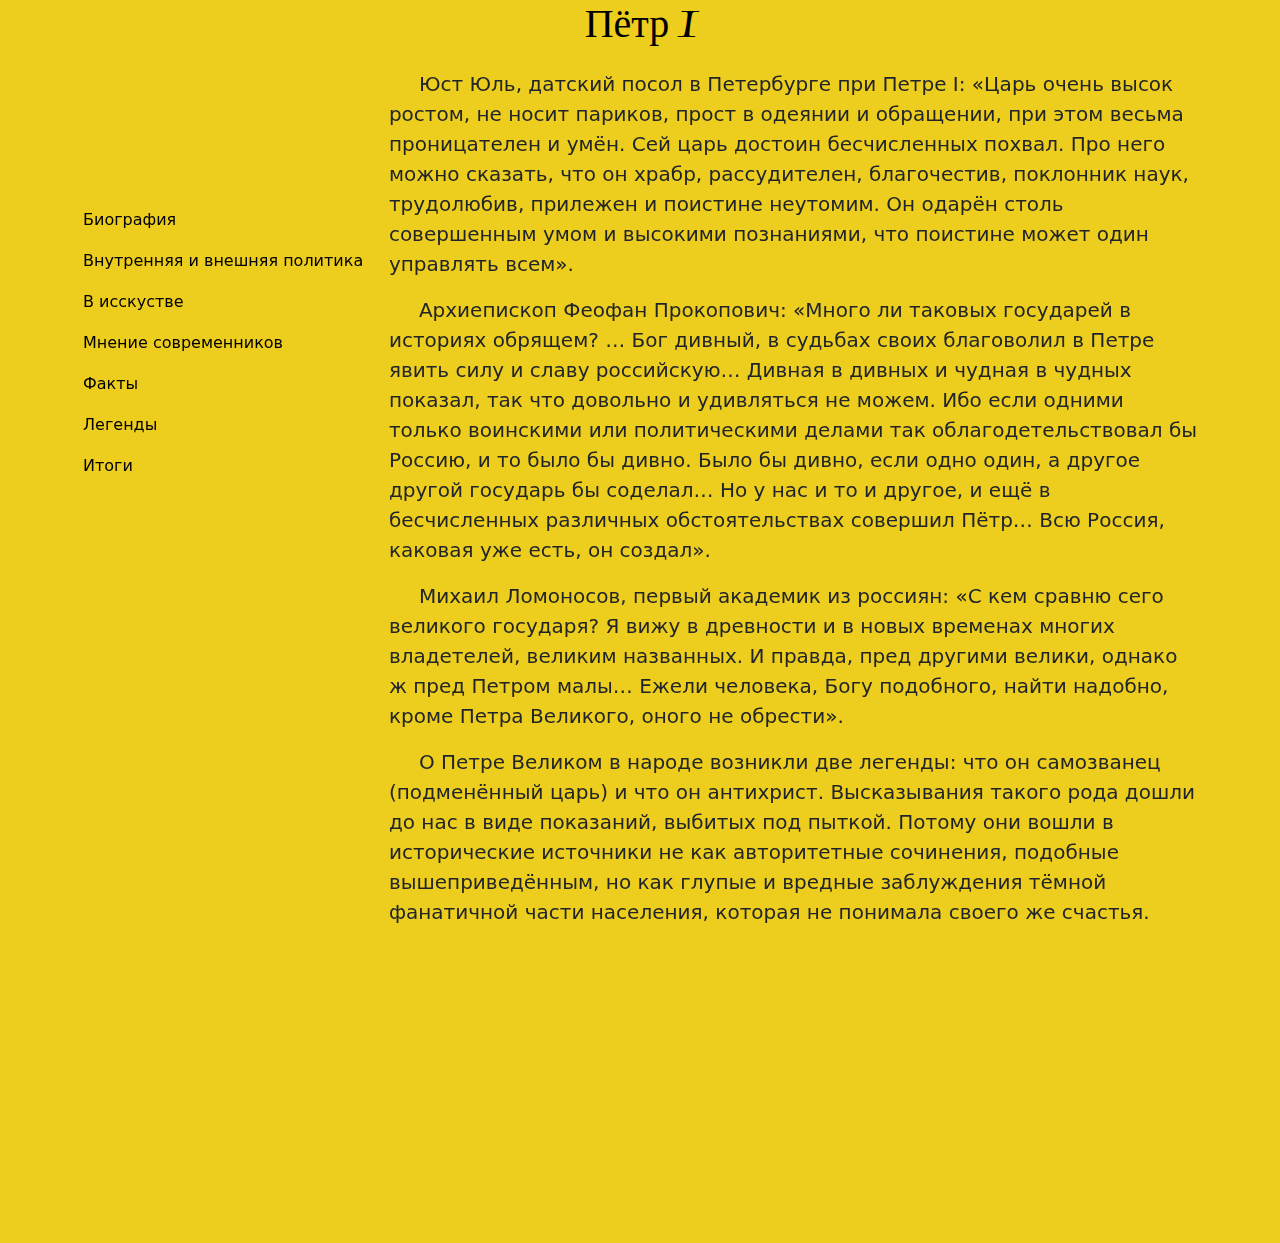
<file: opinion.html>
<!DOCTYPE html>
<html lang="ru">

<head>
    <meta charset="UTF-8">
    <meta http-equiv="X-UA-Compatible" content="IE=edge">
    <meta name="viewport" content="width=device-width, initial-scale=1.0">

    <title>Пётр I</title>
    <!-- CSS only -->
    <link rel="stylesheet" href="css/bootstrap.min.css">
    <!-- Linking google fonts -->
    <link rel="preconnect" href="https://fonts.googleapis.com">
    <link rel="preconnect" href="https://fonts.gstatic.com" crossorigin>
    <link href="https://fonts.googleapis.com/css2?family=Tapestry&display=swap" rel="stylesheet">

    <!-- Linking custom styles for the page -->
    <link rel="stylesheet" href="css/main_styling.css">
</head>

<body>
    <div class="container">
        <h1 style="font-family: 'Tapestry', cursive;" class="d-flex justify-content-center"><a href="index.html">Пётр I</a></h1>
        <!-- left side menu -->
        <table class="menu" id="menu">
            <tr class="menu_row">
                <td>
                    <a href="biography.html">Биография</a>
                </td>
            </tr>
            <tr class="menu_row">
                <td>
                    <a href="politics.html">Внутренняя и внешняя политика</a>
                </td>
            </tr>
            <tr class="menu_row">
                <td>
                    <a href="in_art.html">В исскустве</a>
                </td>
            </tr>
            <tr class="menu_row">
                <td>
                    <a href="opinion.html">Мнение современников</a>
                </td>
                <tr class="menu_row">
                    <td>
                        <a href="facts.html">Факты</a>
                    </td>
                </tr>
                <tr class="menu_row">
                    <td>
                        <a href="legends.html">Легенды</a>
                    </td>
                </tr>
                <tr class="menu_row">
                    <td>
                        <a href="summary.html">Итоги</a>
                    </td>
                </tr>
        </table>

        <div class="content">
            <div class="menu_icon" onclick="openMenu()">
                <svg xmlns="http://www.w3.org/2000/svg" width="26" height="26" fill="currentColor" class="bi bi-list" viewBox="0 0 16 16">
                    <path fill-rule="evenodd" d="M2.5 12a.5.5 0 0 1 .5-.5h10a.5.5 0 0 1 0 1H3a.5.5 0 0 1-.5-.5zm0-4a.5.5 0 0 1 .5-.5h10a.5.5 0 0 1 0 1H3a.5.5 0 0 1-.5-.5zm0-4a.5.5 0 0 1 .5-.5h10a.5.5 0 0 1 0 1H3a.5.5 0 0 1-.5-.5z"/>
                </svg>
            </div>
            <p class="info">Юст Юль, датский посол в Петербурге при Петре I: «Царь очень высок ростом, не носит париков, прост в одеянии и обращении, при этом весьма проницателен и умён. Сей царь достоин бесчисленных похвал. Про него можно сказать, что он храбр, рассудителен,
                благочестив, поклонник наук, трудолюбив, прилежен и поистине неутомим. Он одарён столь совершенным умом и высокими познаниями, что поистине может один управлять всем».</p>
            <p class="info">Архиепископ Феофан Прокопович: «Много ли таковых государей в историях обрящем? … Бог дивный, в судьбах своих благоволил в Петре явить силу и славу российскую… Дивная в дивных и чудная в чудных показал, так что довольно и удивляться не можем.
                Ибо если одними только воинскими или политическими делами так облагодетельствовал бы Россию, и то было бы дивно. Было бы дивно, если одно один, а другое другой государь бы соделал… Но у нас и то и другое, и ещё в бесчисленных различных
                обстоятельствах совершил Пётр… Всю Россия, каковая уже есть, он создал».
            </p>
            <p class="info">
                Михаил Ломоносов, первый академик из россиян: «С кем сравню сего великого государя? Я вижу в древности и в новых временах многих владетелей, великим названных. И правда, пред другими велики, однако ж пред Петром малы… Ежели человека, Богу подобного, найти
                надобно, кроме Петра Великого, оного не обрести».</p>
            <p class="info">
                О Петре Великом в народе возникли две легенды: что он самозванец (подменённый царь) и что он антихрист. Высказывания такого рода дошли до нас в виде показаний, выбитых под пыткой. Потому они вошли в исторические источники не как авторитетные сочинения,
                подобные вышеприведённым, но как глупые и вредные заблуждения тёмной фанатичной части населения, которая не понимала своего же счастья.</p>
        </div>
    </div>

    <script src="js/main_js.js"></script>
</body>

</html>
</file>
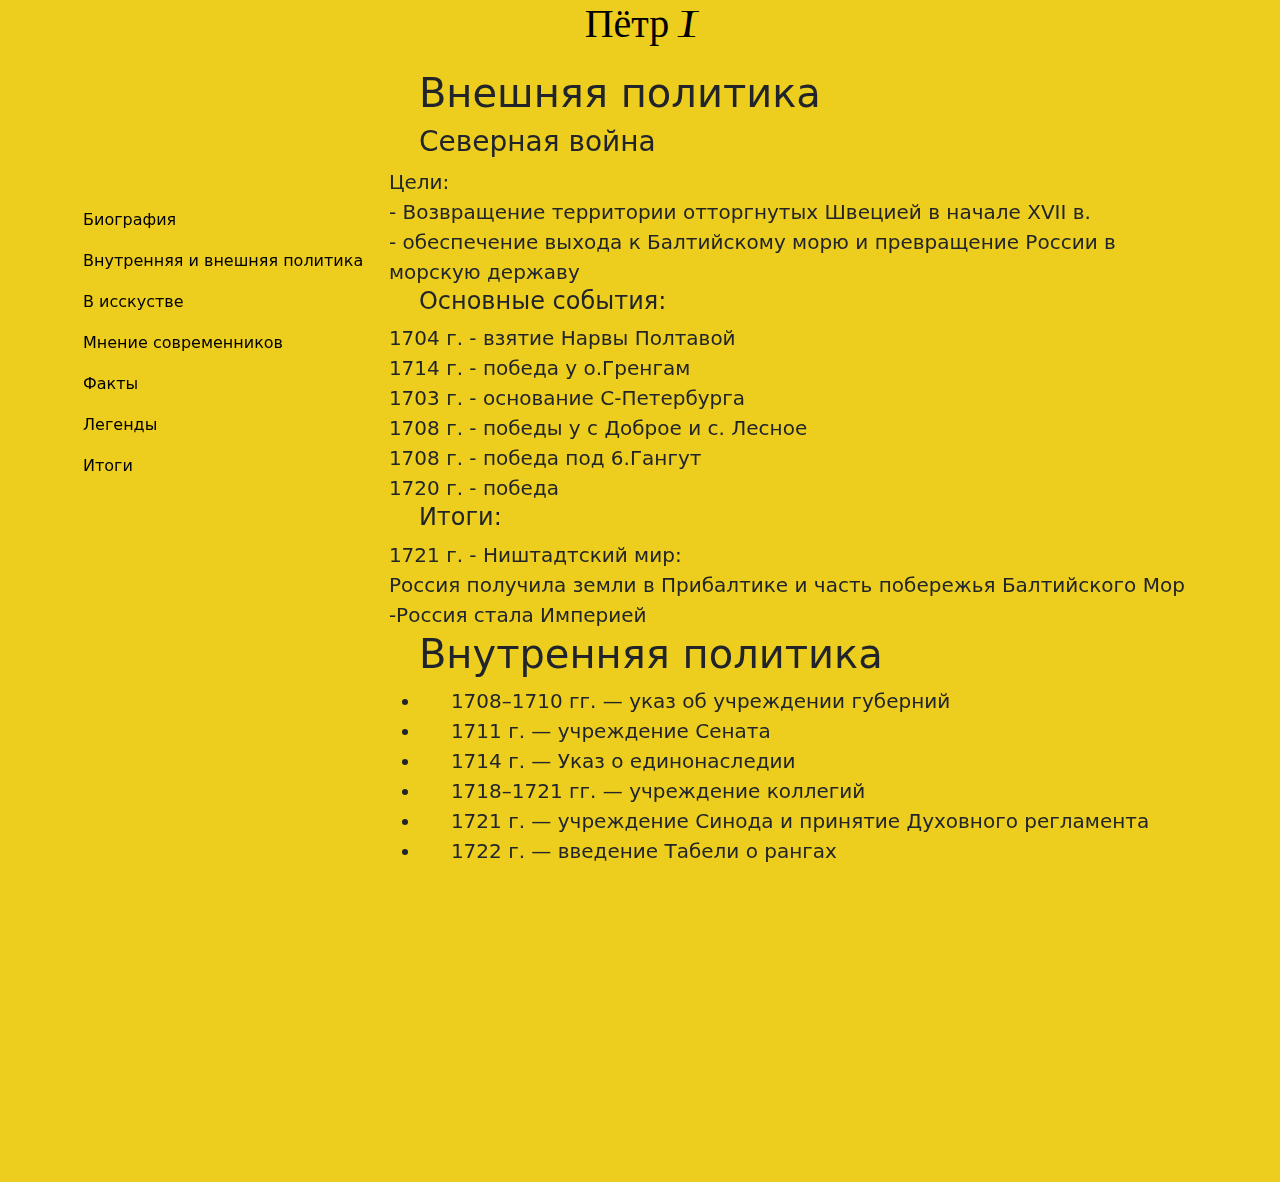
<file: politics.html>
<!DOCTYPE html>
<html lang="ru">

<head>
    <meta charset="UTF-8">
    <meta http-equiv="X-UA-Compatible" content="IE=edge">
    <meta name="viewport" content="width=device-width, initial-scale=1.0">

    <title>Пётр I</title>
    <!-- CSS only -->
    <link rel="stylesheet" href="css/bootstrap.min.css">
    <!-- Linking google fonts -->
    <link rel="preconnect" href="https://fonts.googleapis.com">
    <link rel="preconnect" href="https://fonts.gstatic.com" crossorigin>
    <link href="https://fonts.googleapis.com/css2?family=Tapestry&display=swap" rel="stylesheet">

    <!-- Linking custom styles for the page -->
    <link rel="stylesheet" href="css/main_styling.css">
</head>

<body>
    <div class="container">
        <h1 style="font-family: 'Tapestry', cursive;" class="d-flex justify-content-center"><a href="index.html">Пётр I</a></h1>
        <!-- left side menu -->
        <table class="menu" id="menu">
            <tr class="menu_row">
                <td>
                    <a href="biography.html">Биография</a>
                </td>
            </tr>
            <tr class="menu_row">
                <td>
                    <a href="politics.html">Внутренняя и внешняя политика</a>
                </td>
            </tr>
            <tr class="menu_row">
                <td>
                    <a href="in_art.html">В исскустве</a>
                </td>
            </tr>
            <tr class="menu_row">
                <td>
                    <a href="opinion.html">Мнение современников</a>
                </td>
                <tr class="menu_row">
                    <td>
                        <a href="facts.html">Факты</a>
                    </td>
                </tr>
                <tr class="menu_row">
                    <td>
                        <a href="legends.html">Легенды</a>
                    </td>
                </tr>
                <tr class="menu_row">
                    <td>
                        <a href="summary.html">Итоги</a>
                    </td>
                </tr>
        </table>

        <div class="content">
            <div class="menu_icon" onclick="openMenu()">
                <svg xmlns="http://www.w3.org/2000/svg" width="26" height="26" fill="currentColor" class="bi bi-list" viewBox="0 0 16 16">
                    <path fill-rule="evenodd" d="M2.5 12a.5.5 0 0 1 .5-.5h10a.5.5 0 0 1 0 1H3a.5.5 0 0 1-.5-.5zm0-4a.5.5 0 0 1 .5-.5h10a.5.5 0 0 1 0 1H3a.5.5 0 0 1-.5-.5zm0-4a.5.5 0 0 1 .5-.5h10a.5.5 0 0 1 0 1H3a.5.5 0 0 1-.5-.5z"/>
                </svg>
            </div>
            <div class="info">
                <h1>Внешняя политика</h1>
            </div>
            <div class="info">
                <h3>Северная война</h3>
                <b4>Цели:
                    <br>- Возвращение территории отторгнутых Швецией в начале XVII в.
                    <br>- обеспечение выхода к Балтийскому морю и превращение России в морскую державу
                    <br>
                    <h4> Основные события:</h4>
                    1704 г. - взятие Нарвы Полтавой
                    <br>1714 г. - победа у о.Гренгам
                    <br>1703 г. - основание С-Петербурга
                    <br>1708 г. - победы у с Доброе и с. Лесное
                    <br>1708 г. - победа под 6.Гангут
                    <br>1720 г. - победа
                    <br>
                    <h4>Итоги:</h4>
                    1721 г. - Ништадтский мир:
                    <br>Россия получила земли в Прибалтике и часть побережья Балтийского Мор -Россия стала Империей
                    <br>
            </div>
            <div class="info">
                <h1>Внутренняя политика</h1>
            </div>
            <div class="info">
                <ul>
                    <li>1708–1710 гг. — указ об учреждении губерний</li>
                    <li>1711 г. — учреждение Сената</li>
                    <li>1714 г. — Указ о единонаследии</li>
                    <li>1718–1721 гг. — учреждение коллегий</li>
                    <li>1721 г. — учреждение Синода и принятие Духовного регламента</li>
                    <li>1722 г. — введение Табели о рангах</li>
                </ul>
            </div>
        </div>
    </div>

    <script src="js/main_js.js"></script>
</body>

</html>
</file>
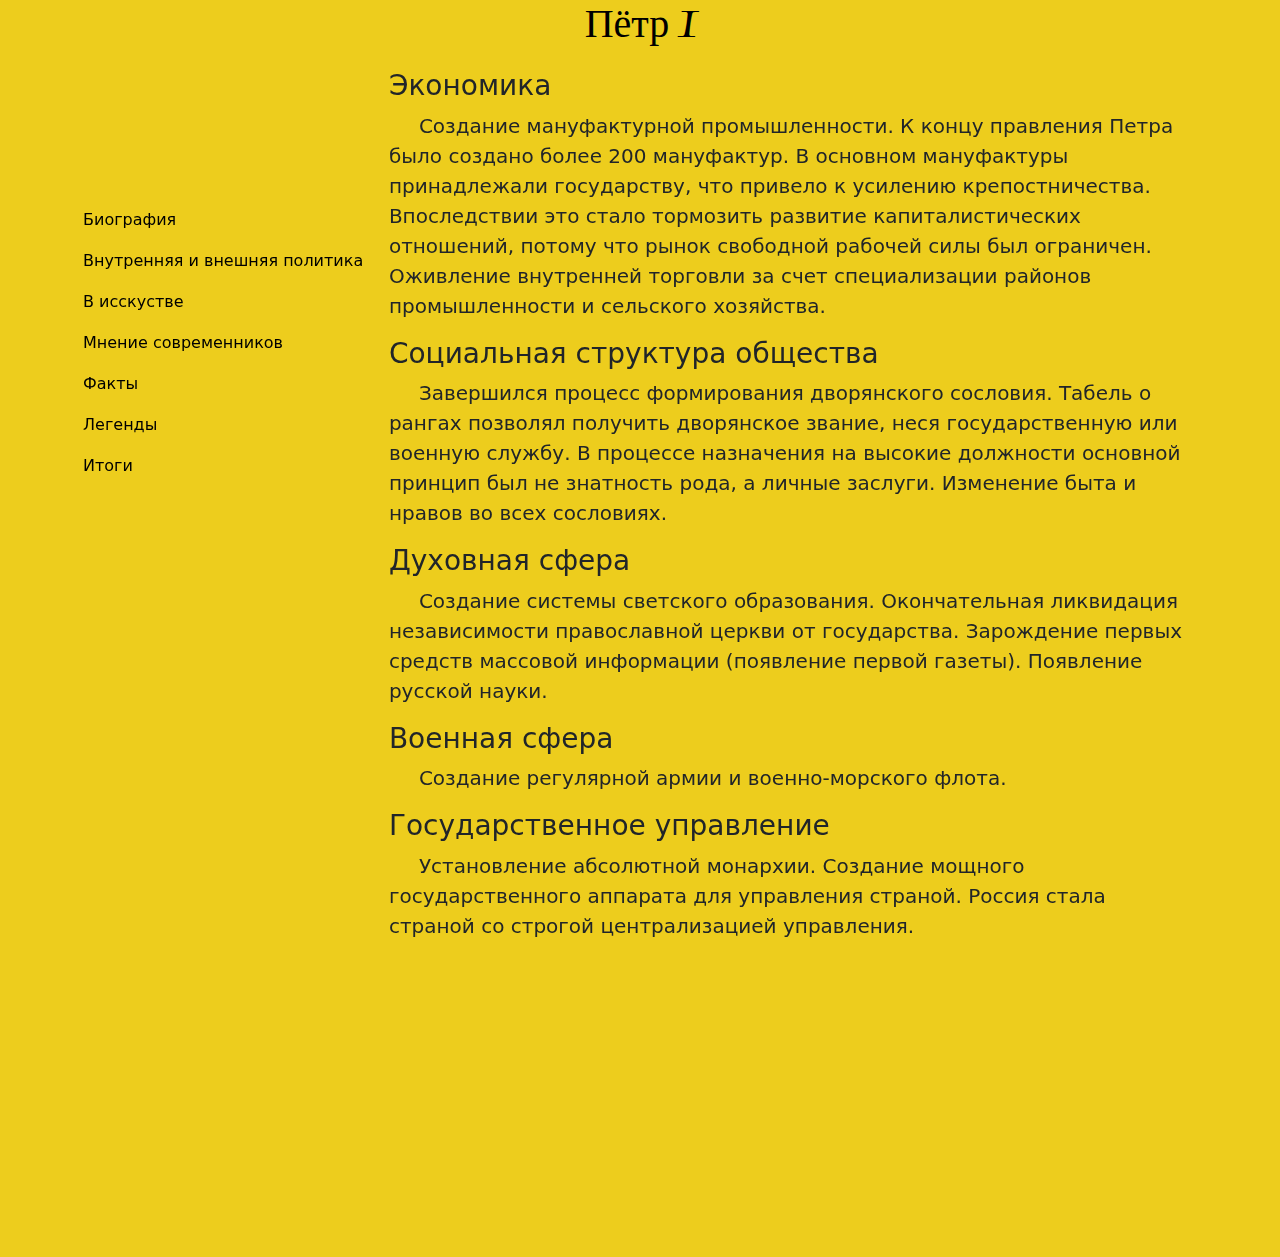
<file: summary.html>
<!DOCTYPE html>
<html lang="ru">

<head>
    <meta charset="UTF-8">
    <meta http-equiv="X-UA-Compatible" content="IE=edge">
    <meta name="viewport" content="width=device-width, initial-scale=1.0">

    <title>Пётр I</title>
    <!-- CSS only -->
    <link rel="stylesheet" href="css/bootstrap.min.css">
    <!-- Linking google fonts -->
    <link rel="preconnect" href="https://fonts.googleapis.com">
    <link rel="preconnect" href="https://fonts.gstatic.com" crossorigin>
    <link href="https://fonts.googleapis.com/css2?family=Tapestry&display=swap" rel="stylesheet">

    <!-- Linking custom styles for the page -->
    <link rel="stylesheet" href="css/main_styling.css">
</head>

<body>
    <div class="container">
        <h1 style="font-family: 'Tapestry', cursive;" class="d-flex justify-content-center"><a href="index.html">Пётр I</a></h1>
        <!-- left side menu -->
        <table class="menu" id="menu">
            <tr class="menu_row">
                <td>
                    <a href="biography.html">Биография</a>
                </td>
            </tr>
            <tr class="menu_row">
                <td>
                    <a href="politics.html">Внутренняя и внешняя политика</a>
                </td>
            </tr>
            <tr class="menu_row">
                <td>
                    <a href="in_art.html">В исскустве</a>
                </td>
            </tr>
            <tr class="menu_row">
                <td>
                    <a href="opinion.html">Мнение современников</a>
                </td>
                <tr class="menu_row">
                    <td>
                        <a href="facts.html">Факты</a>
                    </td>
                </tr>
                <tr class="menu_row">
                    <td>
                        <a href="legends.html">Легенды</a>
                    </td>
                </tr>
                <tr class="menu_row">
                    <td>
                        <a href="summary.html">Итоги</a>
                    </td>
                </tr>
        </table>

        <div class="content">
            <div class="menu_icon" onclick="openMenu()">
                <svg xmlns="http://www.w3.org/2000/svg" width="26" height="26" fill="currentColor" class="bi bi-list" viewBox="0 0 16 16">
                    <path fill-rule="evenodd" d="M2.5 12a.5.5 0 0 1 .5-.5h10a.5.5 0 0 1 0 1H3a.5.5 0 0 1-.5-.5zm0-4a.5.5 0 0 1 .5-.5h10a.5.5 0 0 1 0 1H3a.5.5 0 0 1-.5-.5zm0-4a.5.5 0 0 1 .5-.5h10a.5.5 0 0 1 0 1H3a.5.5 0 0 1-.5-.5z"/>
                </svg>
            </div>
            <h3>Экономика</h3>
            <p class="info">Создание мануфактурной промышленности. К концу правления Петра было создано более 200 мануфактур. В основном мануфактуры принадлежали государству, что привело к усилению крепостничества. Впоследствии это стало тормозить развитие капиталистических
                отношений, потому что рынок свободной рабочей силы был ограничен. Оживление внутренней торговли за счет специализации районов промышленности и сельского хозяйства.</p>
            <h3>Социальная структура общества</h3>
            <p class="info">Завершился процесс формирования дворянского сословия. Табель о рангах позволял получить дворянское звание, неся государственную или военную службу. В процессе назначения на высокие должности основной принцип был не знатность рода, а личные
                заслуги. Изменение быта и нравов во всех сословиях.</p>
            <h3>Духовная сфера</h3>
            <p class="info">Создание системы светского образования. Окончательная ликвидация независимости православной церкви от государства. Зарождение первых средств массовой информации (появление первой газеты). Появление русской науки.</p>
            <h3>Военная сфера</h3>
            <p class="info">Создание регулярной армии и военно-морского флота.</p>
            <h3>Государственное управление</h3>
            <p class="info">
                Установление абсолютной монархии. Создание мощного государственного аппарата для управления страной. Россия стала страной со строгой централизацией управления.</p>
        </div>
    </div>

    <script src="js/main_js.js"></script>
</body>

</html>
</file>
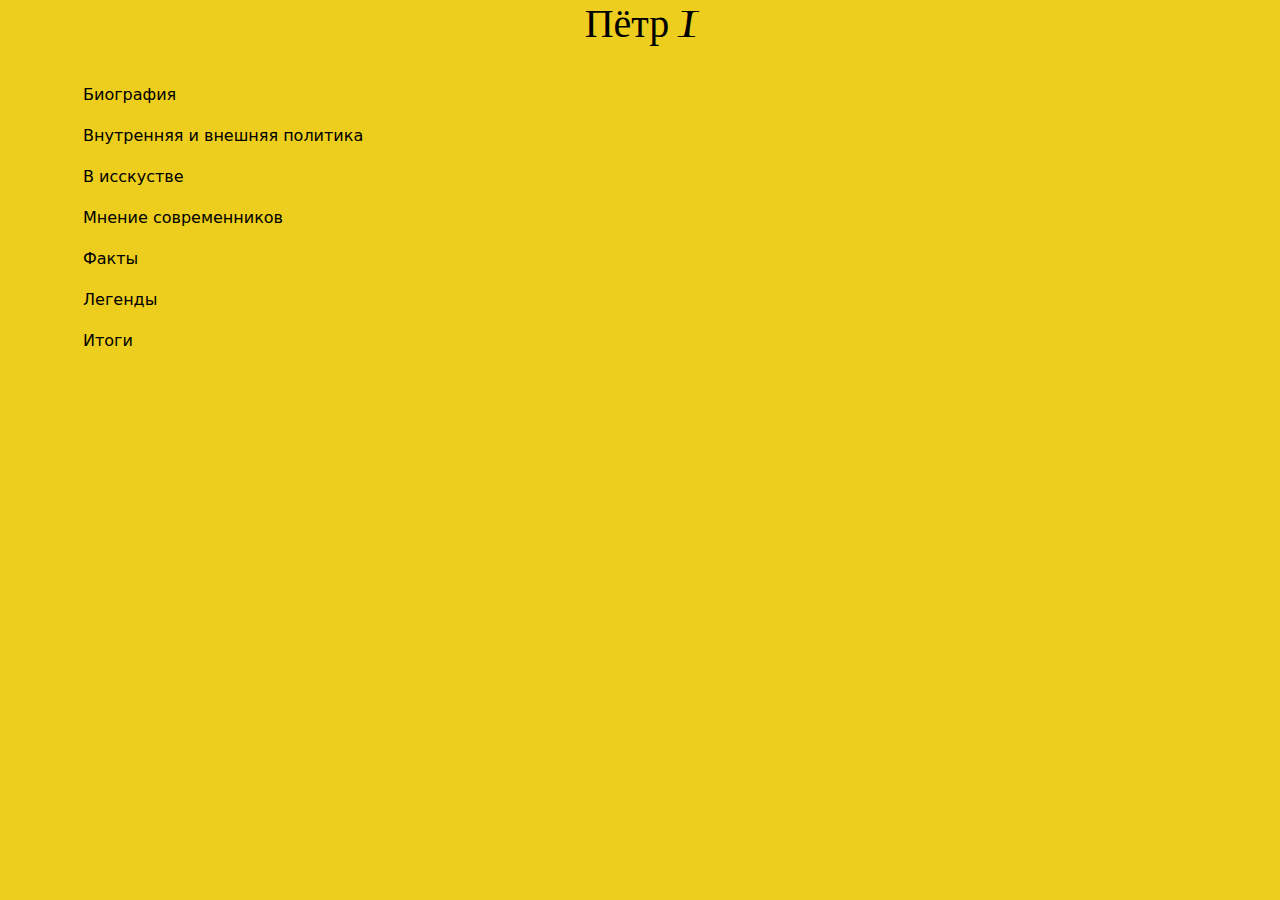
<file: template.html>
<!DOCTYPE html>
<html lang="ru">

<head>
    <meta charset="UTF-8">
    <meta http-equiv="X-UA-Compatible" content="IE=edge">
    <meta name="viewport" content="width=device-width, initial-scale=1.0">

    <title>Пётр I</title>
    <!-- CSS only -->
    <link rel="stylesheet" href="css/bootstrap.min.css">
    <!-- Linking google fonts -->
    <link rel="preconnect" href="https://fonts.googleapis.com">
    <link rel="preconnect" href="https://fonts.gstatic.com" crossorigin>
    <link href="https://fonts.googleapis.com/css2?family=Tapestry&display=swap" rel="stylesheet">

    <!-- Linking custom styles for the page -->
    <link rel="stylesheet" href="css/main_styling.css">
</head>

<body>
    <div class="container">
        <h1 style="font-family: 'Tapestry', cursive;" class="d-flex justify-content-center"><a href="index.html">Пётр I</a></h1>
        <!-- left side menu -->
        <table class="menu" id="menu">
            <tr class="menu_row">
                <td>
                    <a href="biography.html">Биография</a>
                </td>
            </tr>
            <tr class="menu_row">
                <td>
                    <a href="politics.html">Внутренняя и внешняя политика</a>
                </td>
            </tr>
            <tr class="menu_row">
                <td>
                    <a href="in_art.html">В исскустве</a>
                </td>
            </tr>
            <tr class="menu_row">
                <td>
                    <a href="opinion.html">Мнение современников</a>
                </td>
                <tr class="menu_row">
                    <td>
                        <a href="facts.html">Факты</a>
                    </td>
                </tr>
                <tr class="menu_row">
                    <td>
                        <a href="legends.html">Легенды</a>
                    </td>
                </tr>
                <tr class="menu_row">
                    <td>
                        <a href="summary.html">Итоги</a>
                    </td>
                </tr>
        </table>

        <div class="content">
            <div class="menu_icon" onclick="openMenu()">
                <svg xmlns="http://www.w3.org/2000/svg" width="26" height="26" fill="currentColor" class="bi bi-list" viewBox="0 0 16 16">
                    <path fill-rule="evenodd" d="M2.5 12a.5.5 0 0 1 .5-.5h10a.5.5 0 0 1 0 1H3a.5.5 0 0 1-.5-.5zm0-4a.5.5 0 0 1 .5-.5h10a.5.5 0 0 1 0 1H3a.5.5 0 0 1-.5-.5zm0-4a.5.5 0 0 1 .5-.5h10a.5.5 0 0 1 0 1H3a.5.5 0 0 1-.5-.5z"/>
                </svg>
            </div>
        </div>
    </div>

    <script src="js/main_js.js"></script>
</body>

</html>
</file>
<file: css/main_styling.css>
html {
    overflow-x: hidden;
}

body {
    background-color: #EDCD1D;
}

a {
    color: black;
    background-color: transparent;
    text-decoration: none;
}

.info {
    text-indent: 30px;
    font-size: 20px;
}

.info_no_indent {
    font-size: 20px;
}

.menu_row>td {
    padding-bottom: 1em;
    font-size: medium;
}

@media only screen and (max-width: 620px) {
    .menu_row>td {
        padding-bottom: 0.35em;
    }
}

@media only screen and (min-width: 621px) {
    .menu {
        position: sticky;
        /* margin-top: -70px; */
        top: 23%;
        left: -4%;
    }
    .menu_icon {
        visibility: collapse;
    }
}

@media only screen and (max-width: 620px) {
    .menu {
        visibility: collapse;
        margin-bottom: 13px;
    }
    .menu_icon {
        visibility: visible;
        position: absolute;
        right: 15px;
        top: 5px;
    }
    tr {
        border-bottom: 1px solid black;
        border-top: 1px solid black;
        border-left: 1px solid black;
        border-collapse: collapse;
    }
}

@media only screen and (min-width: 621px) {
    .content {
        position: relative;
        left: 27.5%;
        width: 72.5%;
        /* top: -245px */
        top: -300px;
    }
}

.pics {
    display: flex;
    flex-direction: row;
}

.image {
    padding-top: 10px;
    padding-bottom: 10px;
    padding-left: 15px;
    max-width: 50%;
    height: auto;
}

@media only screen and (max-width: 620px) {
    .pics {
        flex-direction: column;
    }
    .image {
        /* padding-top: 5px; */
        padding-bottom: 5px;
        max-width: 100%;
    }
}

.visible {
    visibility: visible;
}
</file>
